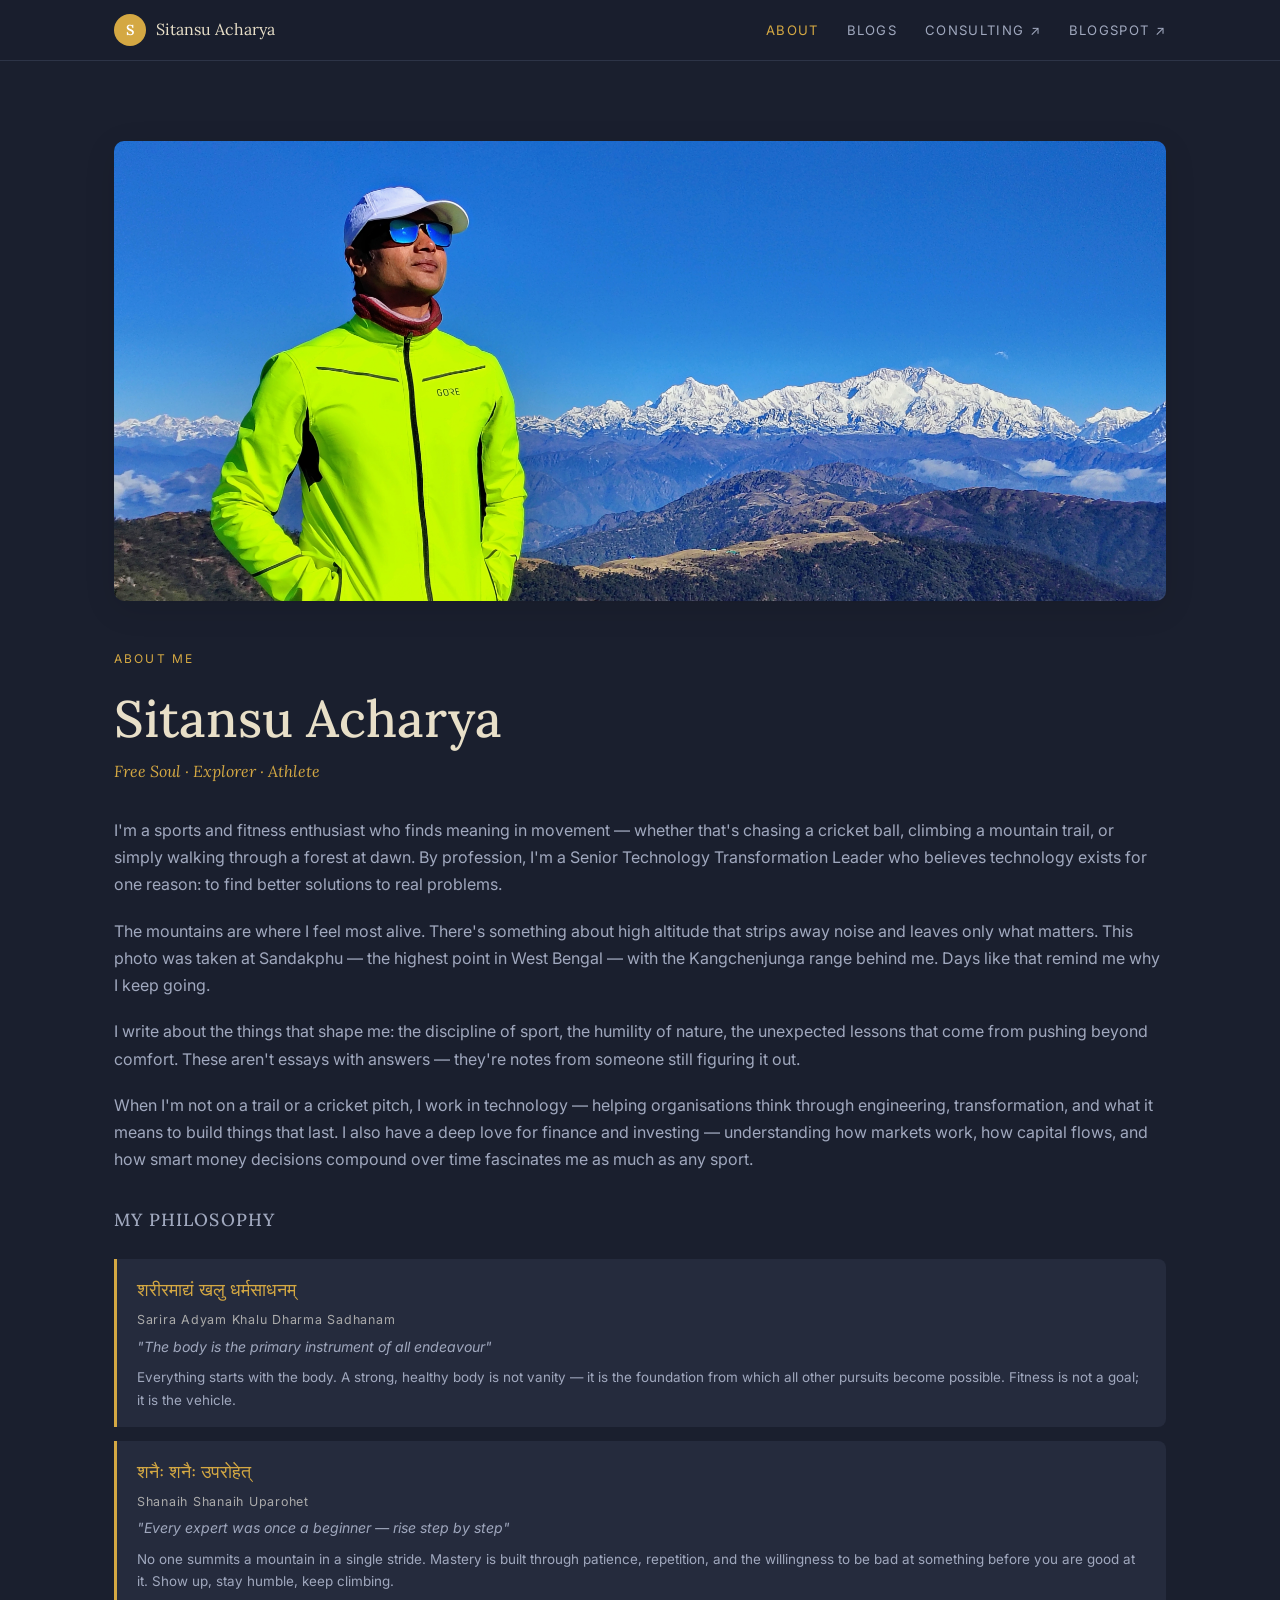
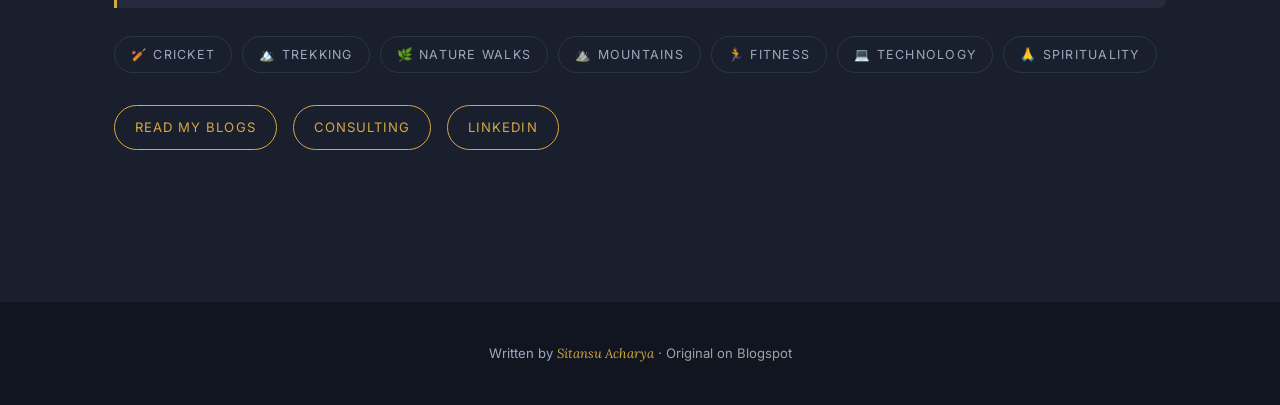
<file: index.html>
<!DOCTYPE html>
<html lang="en">
<head>
  <meta charset="UTF-8" />
  <meta name="viewport" content="width=device-width, initial-scale=1.0" />
  <title>Sitansu Acharya — Free Soul · Explorer · Athlete</title>
  <meta name="description" content="Sitansu Acharya — sports & fitness enthusiast, trekker, nature lover, and technology professional." />
  <link rel="preconnect" href="https://fonts.googleapis.com" />
  <link rel="preconnect" href="https://fonts.gstatic.com" crossorigin />
  <link href="https://fonts.googleapis.com/css2?family=Lora:ital,wght@0,400;0,500;1,400&family=Inter:wght@300;400;500&display=swap" rel="stylesheet" />
  <link rel="stylesheet" href="style.css" />
  <style>
    .about-grid {
      display: grid;
      grid-template-columns: 1fr;
      gap: 48px;
      align-items: start;
    }
    .about-photo {
      width: 100%;
      border-radius: 10px;
      object-fit: cover;
      object-position: center 20%;
      aspect-ratio: 16/7;
      box-shadow: 0 8px 32px rgba(0,0,0,.10);
    }
    .about-text .eyebrow {
      display: block;
      font-size: .75rem; letter-spacing: .18em; text-transform: uppercase;
      color: var(--saffron); margin-bottom: 16px;
    }
    .about-text h1 { margin-bottom: 8px; }
    .about-text .tagline {
      font-size: 1rem; color: var(--saffron);
      font-family: 'Lora', serif; font-style: italic;
      margin-bottom: 32px; display: block;
    }
    .interests {
      display: flex; flex-wrap: wrap; gap: 10px; margin: 28px 0;
    }
    .interest-tag {
      padding: 7px 16px;
      border: 1px solid var(--line);
      border-radius: 999px;
      font-size: .78rem; letter-spacing: .1em; text-transform: uppercase;
      color: var(--ink-soft);
    }
    .social-links { display: flex; gap: 16px; margin-top: 32px; flex-wrap: wrap; }
    .social-link {
      display: inline-flex; align-items: center; gap: 8px;
      padding: 10px 20px;
      border: 1px solid var(--saffron);
      border-radius: 999px;
      color: var(--saffron);
      font-size: .82rem; letter-spacing: .08em; text-transform: uppercase;
      text-decoration: none;
      transition: background .2s, color .2s;
    }
    .social-link:hover {
      background: var(--saffron); color: #fff; text-decoration: none;
    }
    .mottos {
      display: flex; flex-direction: column; gap: 14px;
      margin: 28px 0;
    }
    .motto-card {
      display: flex; flex-direction: column;
      padding: 16px 20px;
      background: var(--cream-deep);
      border-left: 3px solid var(--saffron);
      border-radius: 0 8px 8px 0;
    }
    .sanskrit {
      font-family: 'Lora', serif;
      font-size: 1.1rem;
      color: var(--saffron);
      margin-bottom: 4px;
    }
    .motto-transliteration {
      font-size: .78rem;
      color: #aaa;
      letter-spacing: .06em;
      margin-bottom: 4px;
    }
    .motto-text {
      font-size: .88rem;
      color: var(--ink-soft);
      font-style: italic;
      margin-bottom: 8px;
    }
    .motto-context {
      font-size: .84rem;
      color: var(--ink-soft);
      line-height: 1.65;
    }
  </style>
  <!-- Google Analytics -->
  <script async src="https://www.googletagmanager.com/gtag/js?id=G-XXXXXXXXXX"></script>
  <script>
    window.dataLayer = window.dataLayer || [];
    function gtag(){dataLayer.push(arguments);}
    gtag('js', new Date());
    gtag('config', 'G-XXXXXXXXXX');
  </script>
</head>
<body>

  <!-- NAV -->
  <nav class="site-nav">
    <div class="nav-inner">
      <a href="index.html" class="brand">
        <span class="brand-mark">S</span>
        <span>Sitansu Acharya</span>
      </a>
      <ul class="nav-links">
        <li><a href="index.html" class="active">About</a></li>
        <li><a href="blogs.html">Blogs</a></li>
        <li><a href="https://sitansua.github.io/tech-consulting/#about" target="_blank" rel="noopener">Consulting ↗</a></li>
        <li><a href="https://sitansu-acharya-free-soul.blogspot.com/" target="_blank" rel="noopener">Blogspot ↗</a></li>
      </ul>
    </div>
  </nav>

  <!-- ABOUT -->
  <section style="padding-top: 80px;">
    <div class="container-wide">
      <div class="about-grid">

        <div>
          <img class="about-photo" src="about/IMG_20251114_090549690_HDR_AE.jpg" alt="Sitansu Acharya — trekking in the Himalayas" />
        </div>

        <div class="about-text">
          <span class="eyebrow">About me</span>
          <h1>Sitansu Acharya</h1>
          <span class="tagline">Free Soul · Explorer · Athlete</span>

          <p>I'm a sports and fitness enthusiast who finds meaning in movement — whether that's chasing a cricket ball, climbing a mountain trail, or simply walking through a forest at dawn. By profession, I'm a Senior Technology Transformation Leader who believes technology exists for one reason: to find better solutions to real problems.</p>

          <p>The mountains are where I feel most alive. There's something about high altitude that strips away noise and leaves only what matters. This photo was taken at Sandakphu — the highest point in West Bengal — with the Kangchenjunga range behind me. Days like that remind me why I keep going.</p>

          <p>I write about the things that shape me: the discipline of sport, the humility of nature, the unexpected lessons that come from pushing beyond comfort. These aren't essays with answers — they're notes from someone still figuring it out.</p>

          <p>When I'm not on a trail or a cricket pitch, I work in technology — helping organisations think through engineering, transformation, and what it means to build things that last. I also have a deep love for finance and investing — understanding how markets work, how capital flows, and how smart money decisions compound over time fascinates me as much as any sport.</p>

          <!-- PHILOSOPHY -->
          <h3 style="margin: 36px 0 20px; font-size: 1.1rem; letter-spacing: .06em; text-transform: uppercase; color: var(--ink-soft);">My Philosophy</h3>

          <div class="mottos">
            <div class="motto-card">
              <span class="sanskrit">शरीरमाद्यं खलु धर्मसाधनम्</span>
              <span class="motto-transliteration">Sarira Adyam Khalu Dharma Sadhanam</span>
              <span class="motto-text">"The body is the primary instrument of all endeavour"</span>
              <span class="motto-context">Everything starts with the body. A strong, healthy body is not vanity — it is the foundation from which all other pursuits become possible. Fitness is not a goal; it is the vehicle.</span>
            </div>
            <div class="motto-card">
              <span class="sanskrit">शनैः शनैः उपरोहेत्</span>
              <span class="motto-transliteration">Shanaih Shanaih Uparohet</span>
              <span class="motto-text">"Every expert was once a beginner — rise step by step"</span>
              <span class="motto-context">No one summits a mountain in a single stride. Mastery is built through patience, repetition, and the willingness to be bad at something before you are good at it. Show up, stay humble, keep climbing.</span>
            </div>
          </div>

          <div class="interests">
            <span class="interest-tag">🏏 Cricket</span>
            <span class="interest-tag">🏔️ Trekking</span>
            <span class="interest-tag">🌿 Nature Walks</span>
            <span class="interest-tag">⛰️ Mountains</span>
            <span class="interest-tag">🏃 Fitness</span>
            <span class="interest-tag">💻 Technology</span>
            <span class="interest-tag">🙏 Spirituality</span>
          </div>

          <div class="social-links">
            <a href="blogs.html" class="social-link">Read my blogs</a>
            <a href="https://sitansua.github.io/tech-consulting/#about" class="social-link" target="_blank" rel="noopener">Consulting</a>
            <a href="https://www.linkedin.com/in/sitansu-s-acharya/" class="social-link" target="_blank" rel="noopener">LinkedIn</a>
          </div>
        </div>

      </div>
    </div>
  </section>

  <!-- FOOTER -->
  <footer class="site-footer" style="margin-top: 80px;">
    <div class="container">
      <p>Written by <span class="footer-name">Sitansu Acharya</span> · <a href="https://sitansu-acharya-free-soul.blogspot.com/" target="_blank" rel="noopener">Original on Blogspot</a></p>
    </div>
  </footer>

</body>
</html>
</file>
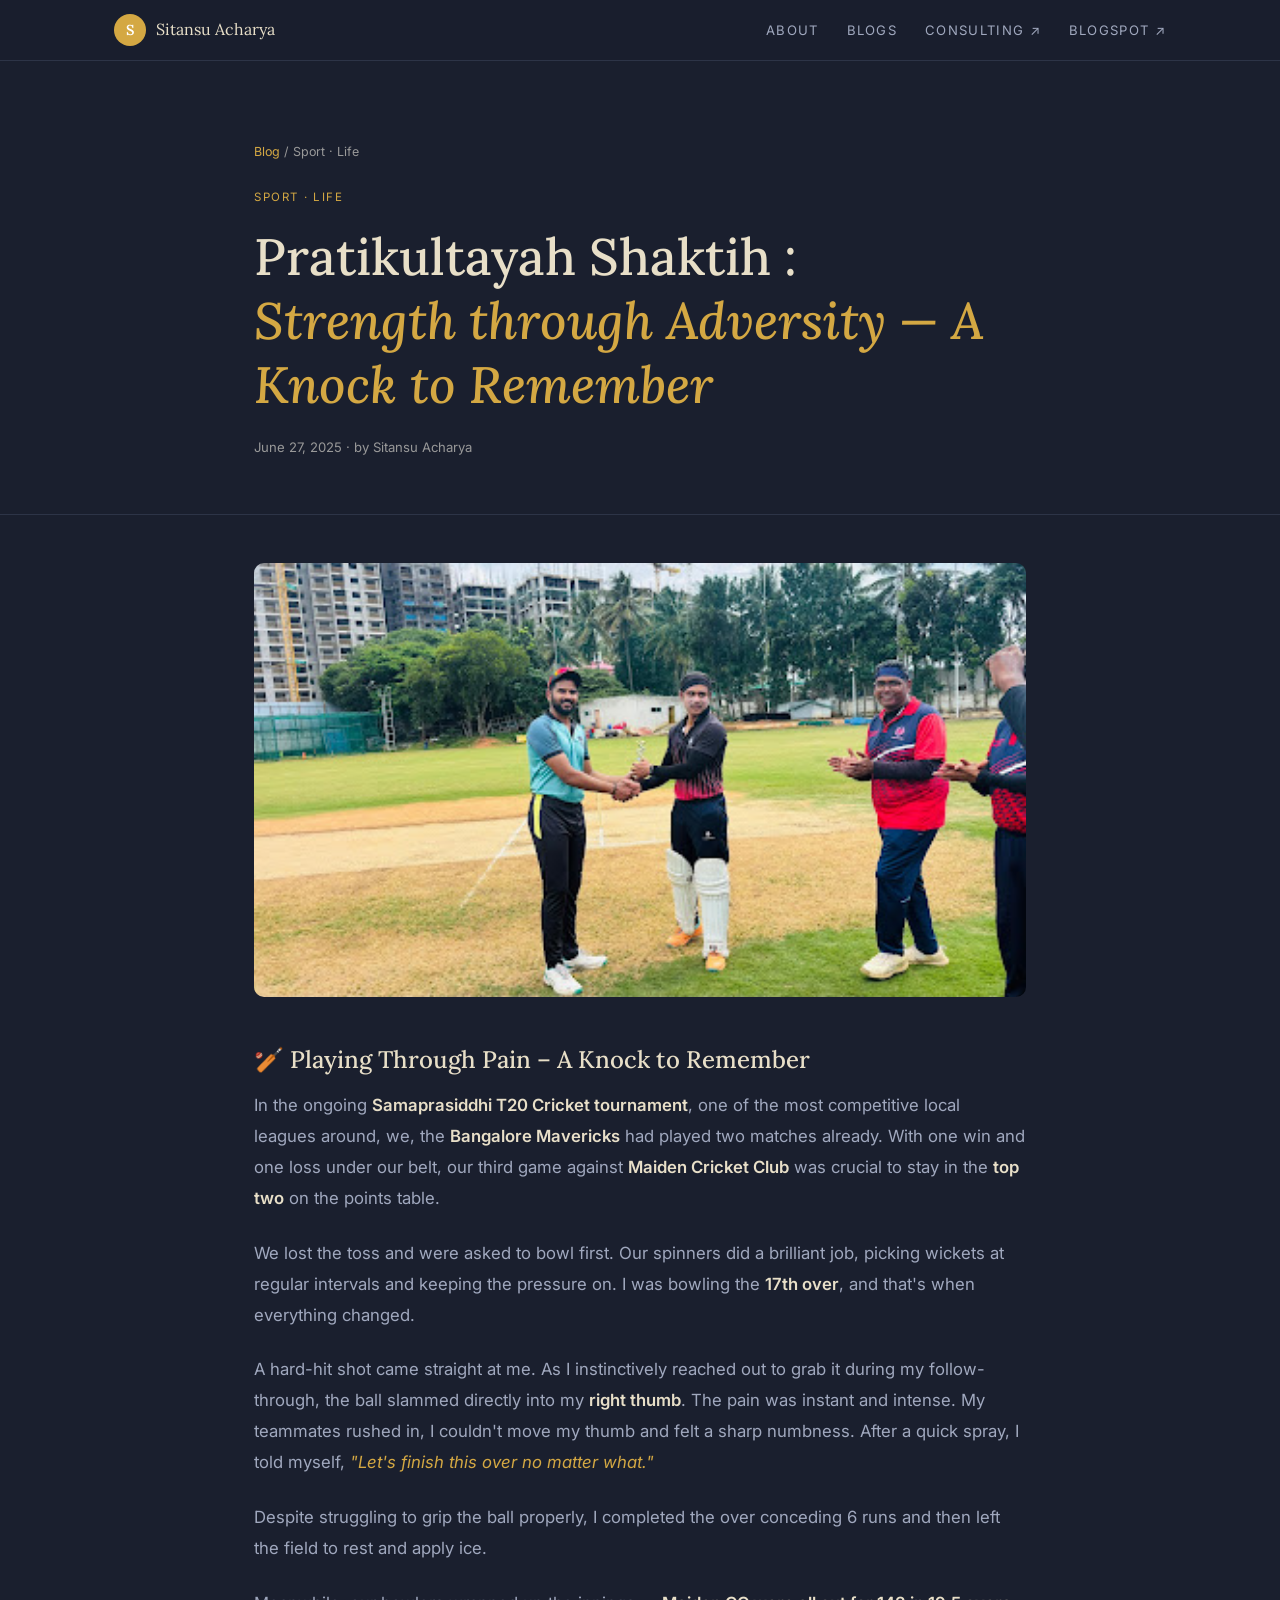
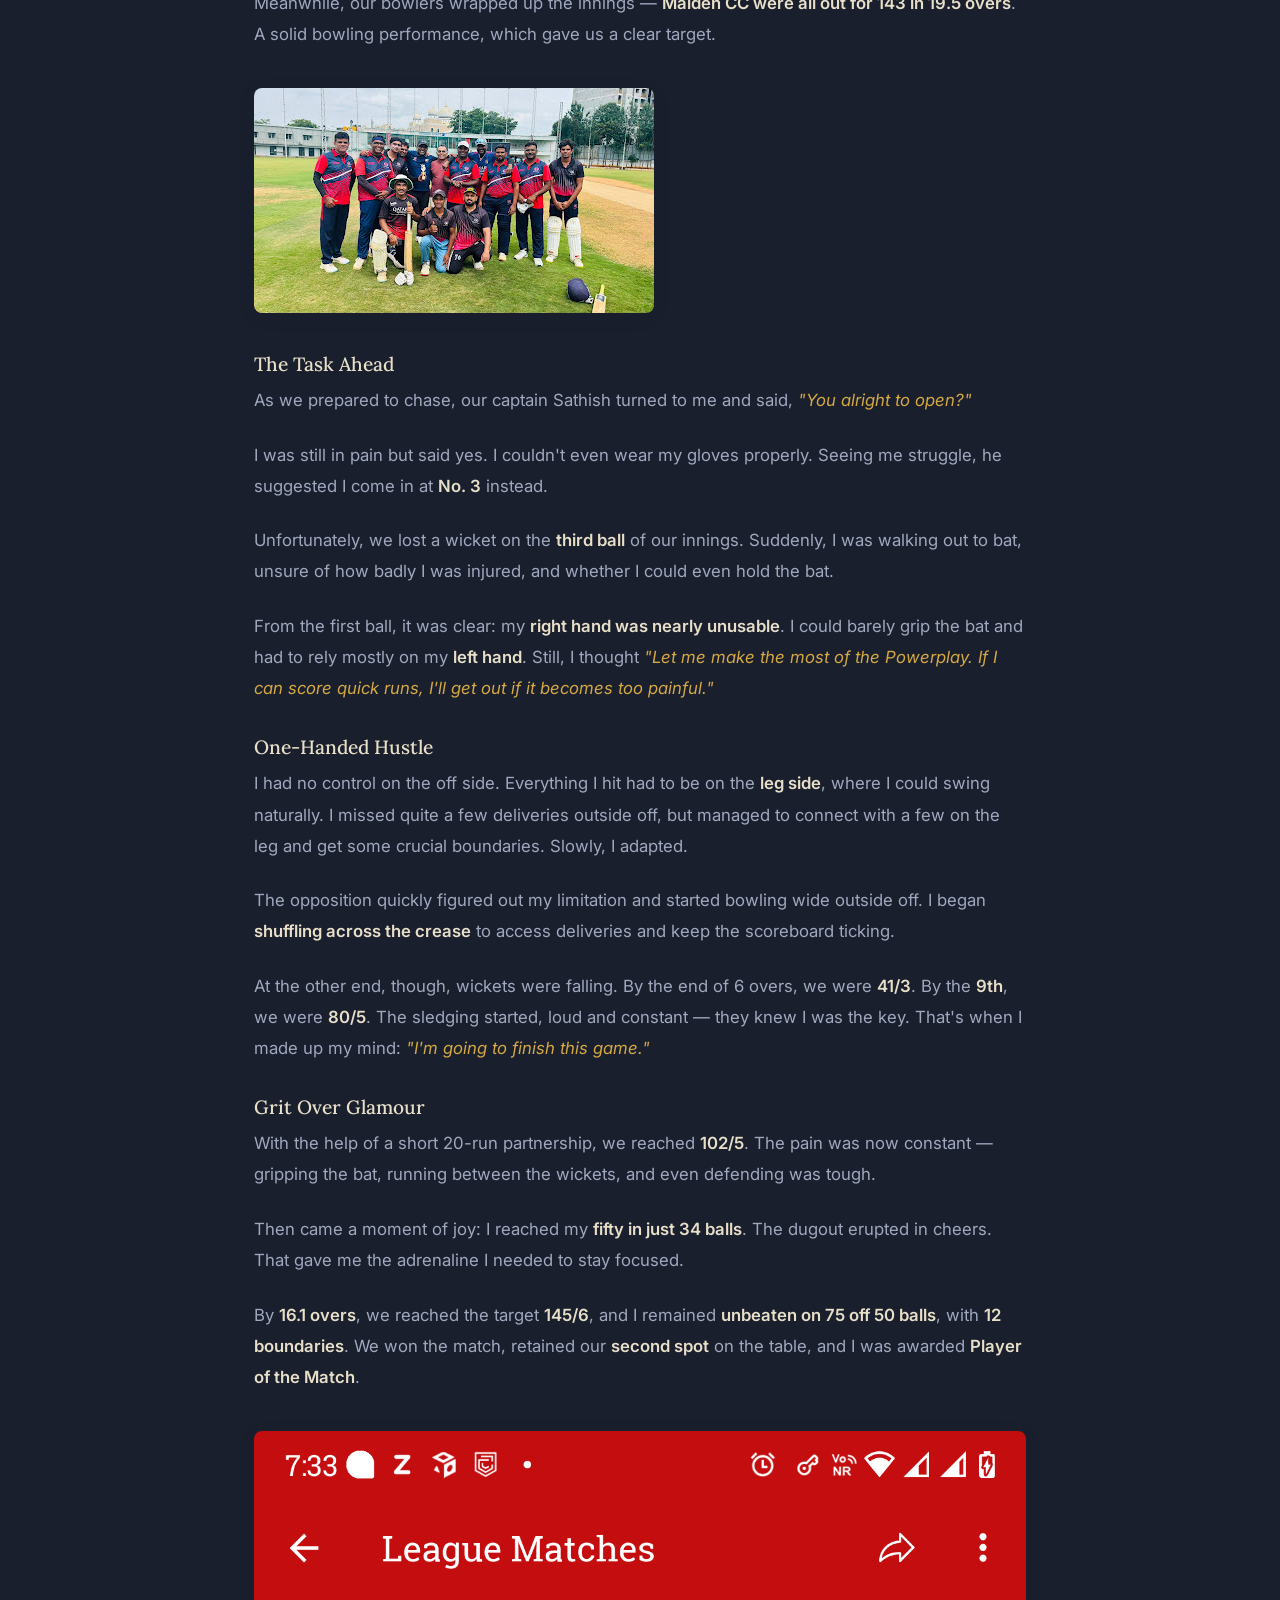
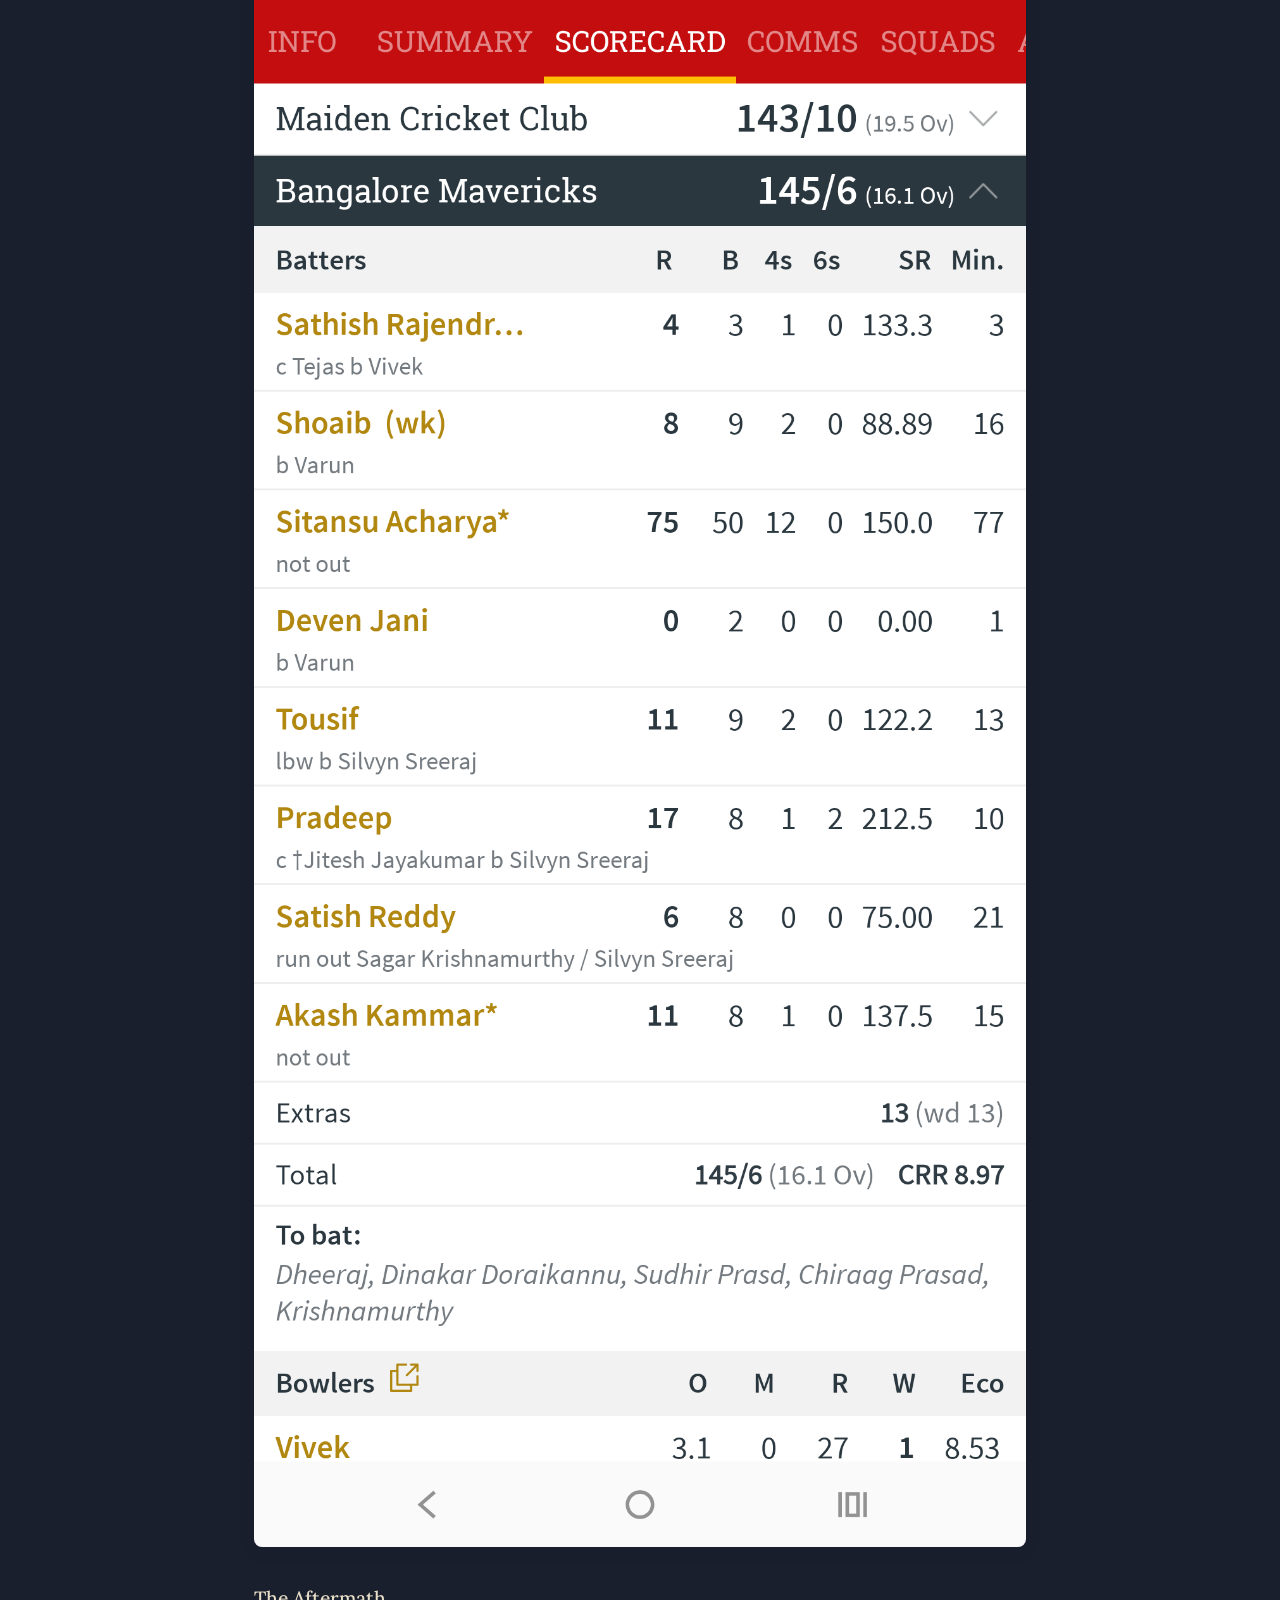
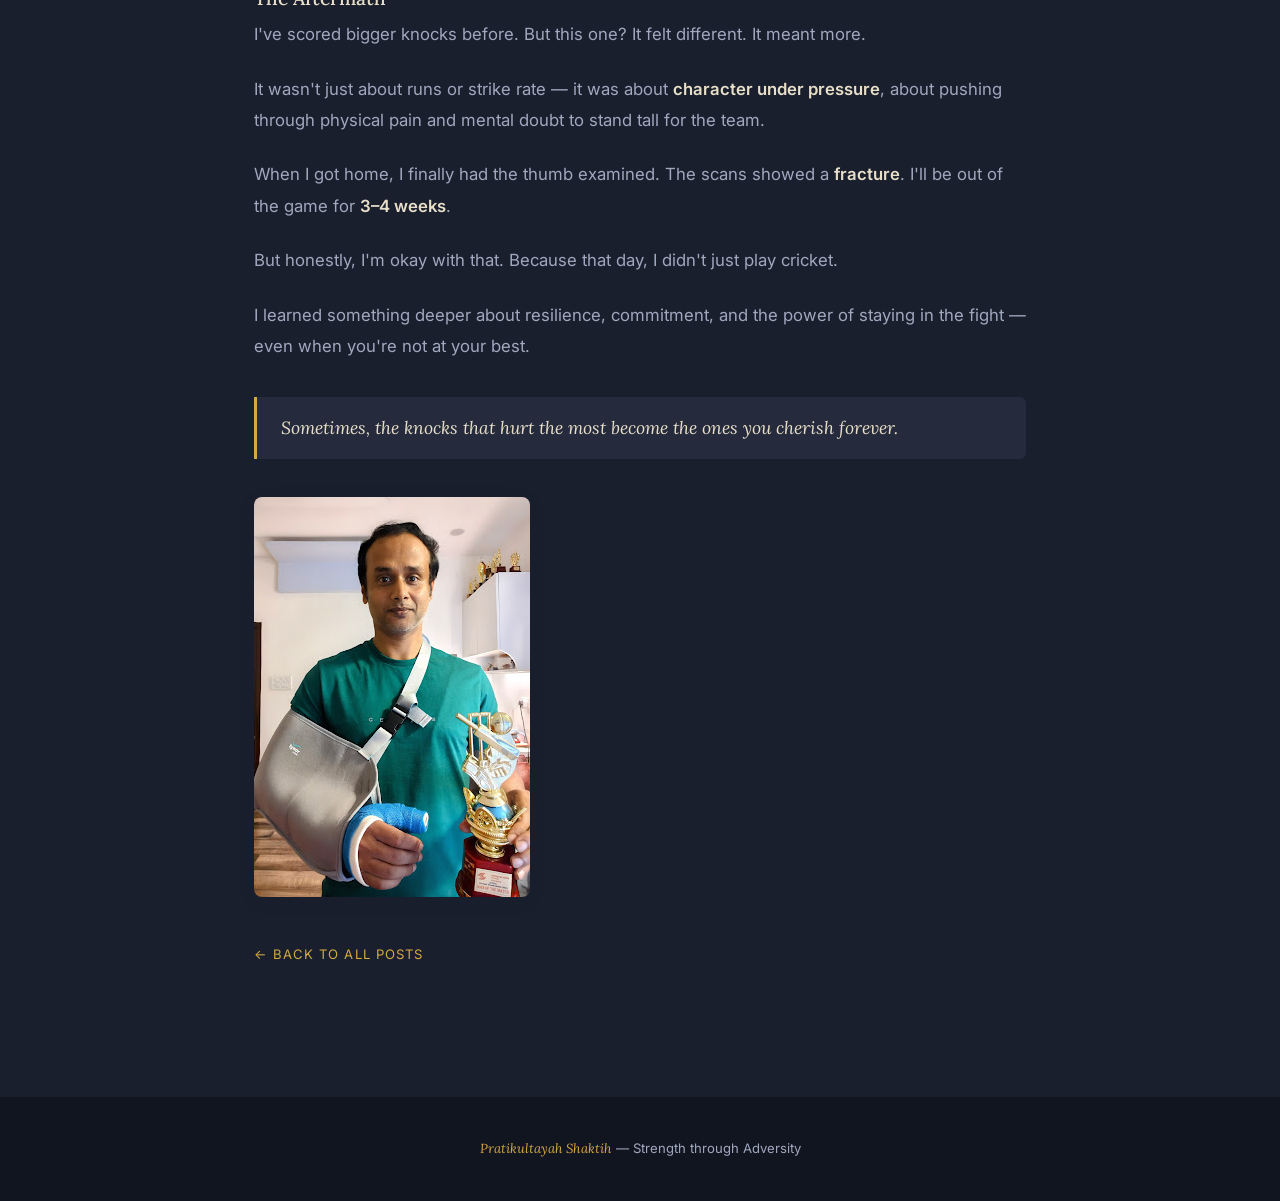
<file: cricket/index.html>
<!DOCTYPE html>
<html lang="en">
<head>
  <meta charset="UTF-8" />
  <meta name="viewport" content="width=device-width, initial-scale=1.0" />
  <title>Pratikultayah Shaktih : Strength through Adversity — Sitansu Acharya</title>
  <meta name="description" content="Playing Through Pain – A Knock to Remember. Playing 75* off 50 balls with a fractured thumb in the Samaprasiddhi T20 tournament." />
  <link rel="preconnect" href="https://fonts.googleapis.com" />
  <link rel="preconnect" href="https://fonts.gstatic.com" crossorigin />
  <link href="https://fonts.googleapis.com/css2?family=Lora:ital,wght@0,400;0,500;1,400&family=Inter:wght@300;400;500&display=swap" rel="stylesheet" />
  <link rel="stylesheet" href="../style.css" />
  <!-- Google Analytics -->
  <script async src="https://www.googletagmanager.com/gtag/js?id=G-XXXXXXXXXX"></script>
  <script>
    window.dataLayer = window.dataLayer || [];
    function gtag(){dataLayer.push(arguments);}
    gtag('js', new Date());
    gtag('config', 'G-XXXXXXXXXX');
  </script>
</head>
<body>

  <!-- NAV -->
  <nav class="site-nav">
    <div class="nav-inner">
      <a href="../index.html" class="brand">
        <span class="brand-mark">S</span>
        <span>Sitansu Acharya</span>
      </a>
      <ul class="nav-links">
        <li><a href="../index.html">About</a></li>
        <li><a href="../blogs.html">Blogs</a></li>
        <li><a href="https://sitansua.github.io/tech-consulting/#about" target="_blank" rel="noopener">Consulting ↗</a></li>
        <li><a href="https://sitansu-acharya-free-soul.blogspot.com/" target="_blank" rel="noopener">Blogspot ↗</a></li>
      </ul>
    </div>
  </nav>

  <!-- POST HEADER -->
  <section class="post-header">
    <div class="container">
      <div class="breadcrumb"><a href="../blogs.html">Blog</a> / <span>Sport · Life</span></div>
      <span class="tag">Sport · Life</span>
      <h1>Pratikultayah Shaktih :<br/><em>Strength through Adversity — A Knock to Remember</em></h1>
      <div class="post-meta">June 27, 2025 · by Sitansu Acharya</div>
    </div>
  </section>

  <!-- POST BODY -->
  <article class="post-body">
    <div class="container">

      <img class="post-hero-img" src="IMG-20250621-WA0029-Award.jpg" alt="Bangalore Mavericks — Player of the Match" />

      <h2>🏏 Playing Through Pain – A Knock to Remember</h2>

      <p>In the ongoing <strong>Samaprasiddhi T20 Cricket tournament</strong>, one of the most competitive local leagues around, we, the <strong>Bangalore Mavericks</strong> had played two matches already. With one win and one loss under our belt, our third game against <strong>Maiden Cricket Club</strong> was crucial to stay in the <strong>top two</strong> on the points table.</p>

      <p>We lost the toss and were asked to bowl first. Our spinners did a brilliant job, picking wickets at regular intervals and keeping the pressure on. I was bowling the <strong>17th over</strong>, and that's when everything changed.</p>

      <p>A hard-hit shot came straight at me. As I instinctively reached out to grab it during my follow-through, the ball slammed directly into my <strong>right thumb</strong>. The pain was instant and intense. My teammates rushed in, I couldn't move my thumb and felt a sharp numbness. After a quick spray, I told myself, <em>"Let's finish this over no matter what."</em></p>

      <p>Despite struggling to grip the ball properly, I completed the over conceding 6 runs and then left the field to rest and apply ice.</p>

      <p>Meanwhile, our bowlers wrapped up the innings — <strong>Maiden CC were all out for 143 in 19.5 overs</strong>. A solid bowling performance, which gave us a clear target.</p>

      <img class="post-img" src="IMG-20250621-WA0036-team.jpg" alt="Bangalore Mavericks team" />

      <h3>The Task Ahead</h3>

      <p>As we prepared to chase, our captain Sathish turned to me and said, <em>"You alright to open?"</em></p>

      <p>I was still in pain but said yes. I couldn't even wear my gloves properly. Seeing me struggle, he suggested I come in at <strong>No. 3</strong> instead.</p>

      <p>Unfortunately, we lost a wicket on the <strong>third ball</strong> of our innings. Suddenly, I was walking out to bat, unsure of how badly I was injured, and whether I could even hold the bat.</p>

      <p>From the first ball, it was clear: my <strong>right hand was nearly unusable</strong>. I could barely grip the bat and had to rely mostly on my <strong>left hand</strong>. Still, I thought <em>"Let me make the most of the Powerplay. If I can score quick runs, I'll get out if it becomes too painful."</em></p>

      <h3>One-Handed Hustle</h3>

      <p>I had no control on the off side. Everything I hit had to be on the <strong>leg side</strong>, where I could swing naturally. I missed quite a few deliveries outside off, but managed to connect with a few on the leg and get some crucial boundaries. Slowly, I adapted.</p>

      <p>The opposition quickly figured out my limitation and started bowling wide outside off. I began <strong>shuffling across the crease</strong> to access deliveries and keep the scoreboard ticking.</p>

      <p>At the other end, though, wickets were falling. By the end of 6 overs, we were <strong>41/3</strong>. By the <strong>9th</strong>, we were <strong>80/5</strong>. The sledging started, loud and constant — they knew I was the key. That's when I made up my mind: <em>"I'm going to finish this game."</em></p>

      <h3>Grit Over Glamour</h3>

      <p>With the help of a short 20-run partnership, we reached <strong>102/5</strong>. The pain was now constant — gripping the bat, running between the wickets, and even defending was tough.</p>

      <p>Then came a moment of joy: I reached my <strong>fifty in just 34 balls</strong>. The dugout erupted in cheers. That gave me the adrenaline I needed to stay focused.</p>

      <p>By <strong>16.1 overs</strong>, we reached the target <strong>145/6</strong>, and I remained <strong>unbeaten on 75 off 50 balls</strong>, with <strong>12 boundaries</strong>. We won the match, retained our <strong>second spot</strong> on the table, and I was awarded <strong>Player of the Match</strong>.</p>

      <img class="post-img" src="Screenshot_20250627-193333.CricHeroes.png" alt="CricHeroes scorecard — 75* off 50 balls" />

      <h3>The Aftermath</h3>

      <p>I've scored bigger knocks before. But this one? It felt different. It meant more.</p>

      <p>It wasn't just about runs or strike rate — it was about <strong>character under pressure</strong>, about pushing through physical pain and mental doubt to stand tall for the team.

      <p>When I got home, I finally had the thumb examined. The scans showed a <strong>fracture</strong>. I'll be out of the game for <strong>3–4 weeks</strong>.</p>

      <p>But honestly, I'm okay with that. Because that day, I didn't just play cricket.</p>

      <p>I learned something deeper about resilience, commitment, and the power of staying in the fight — even when you're not at your best.</p>

      <blockquote>Sometimes, the knocks that hurt the most become the ones you cherish forever.</blockquote>

      <img class="post-img" src="IMG_20250623_185757979_HDR-Injury.jpg" alt="Fractured thumb — aftermath" />

      <p style="margin-top: 2.4em;"><a href="../blogs.html" class="back-link">← Back to all posts</a></p>

    </div>
  </article>

  <!-- FOOTER -->
  <footer class="site-footer">
    <div class="container">
      <p><span class="footer-name">Pratikultayah Shaktih</span> — Strength through Adversity</p>
    </div>
  </footer>

</body>
</html>
</file>
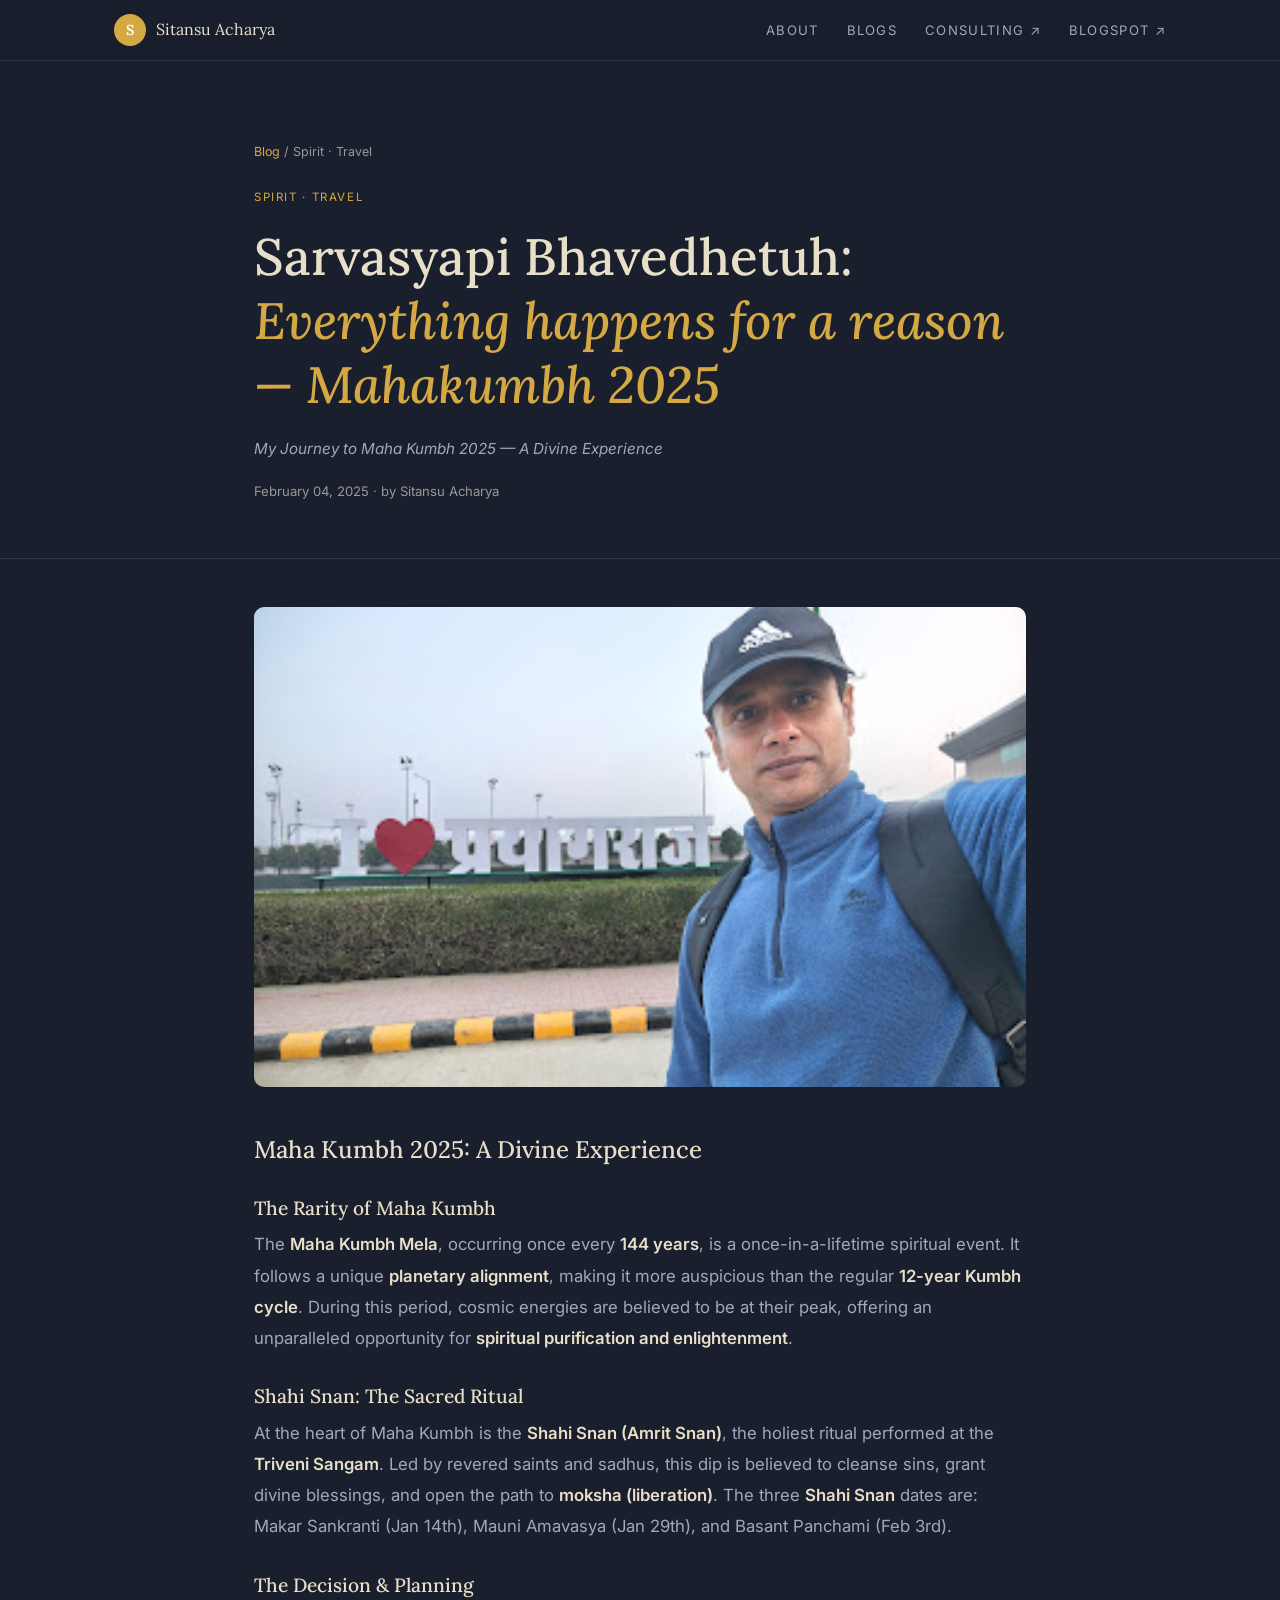
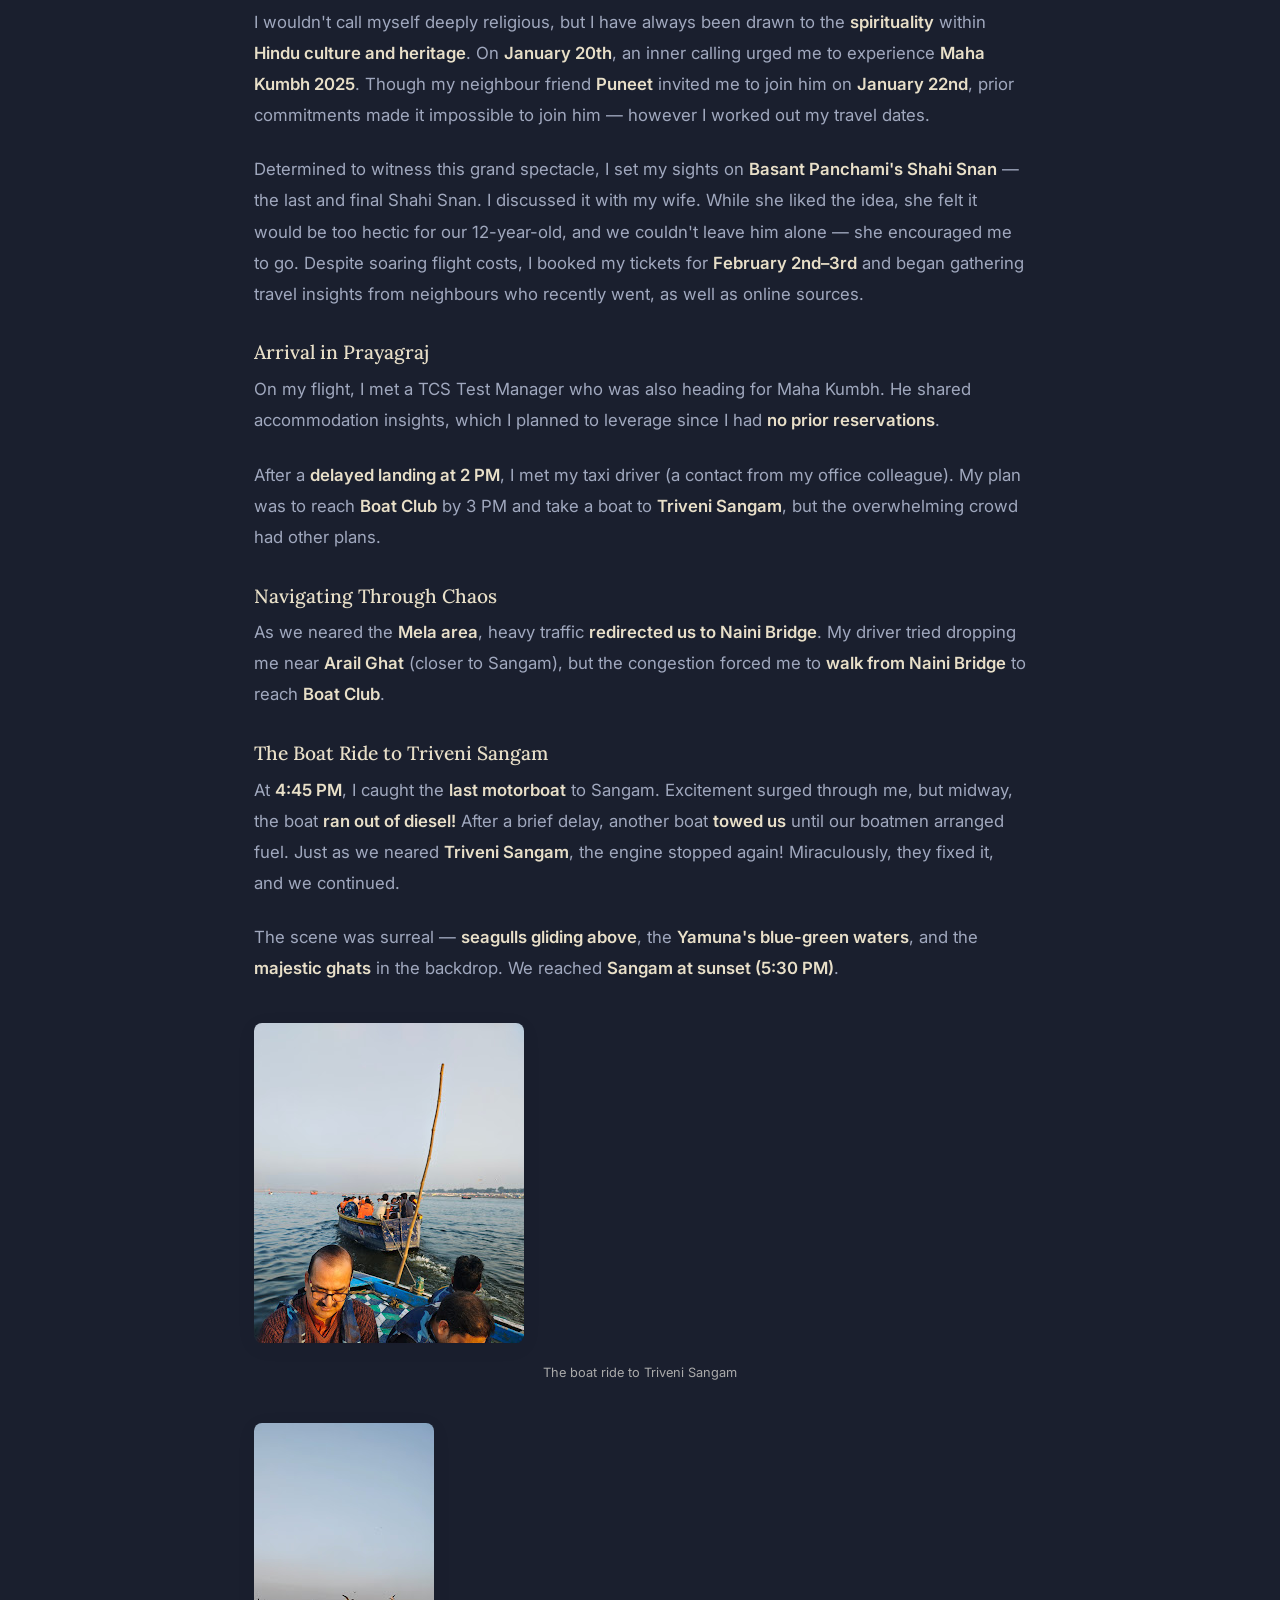
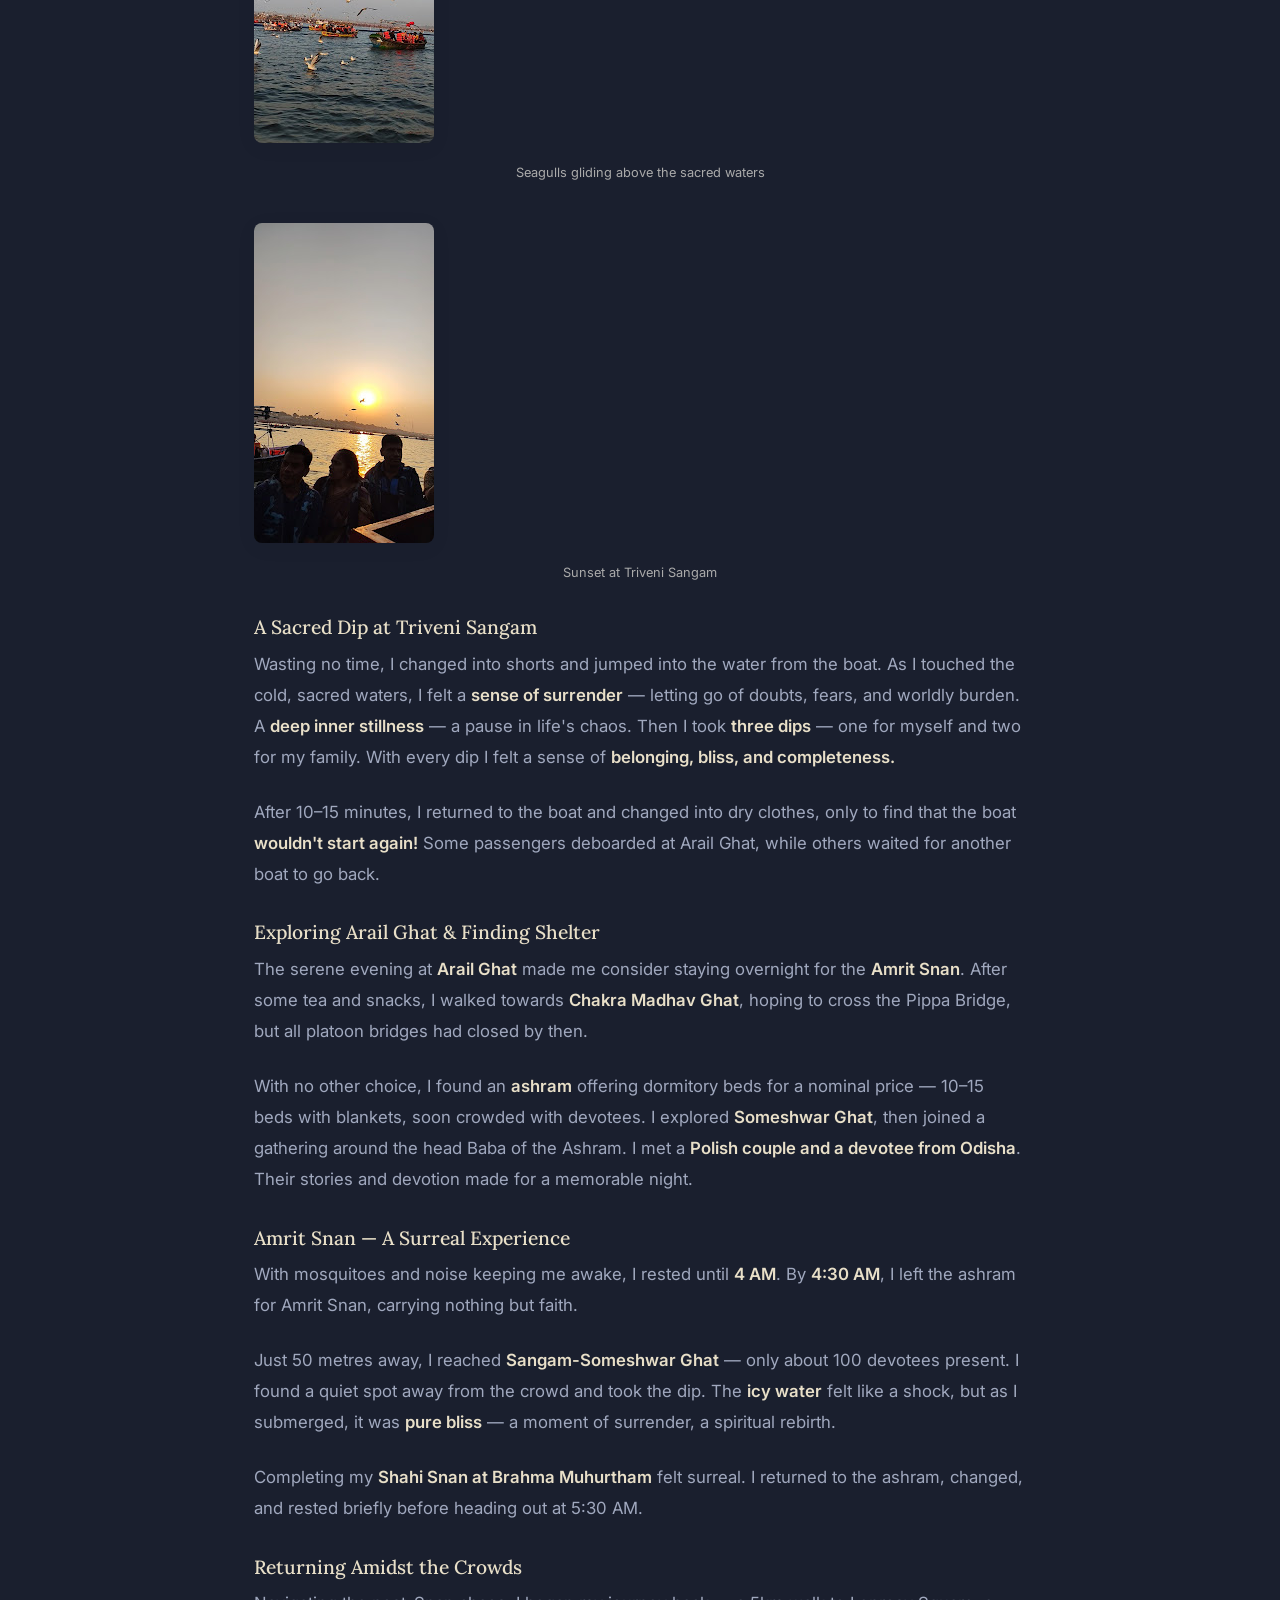
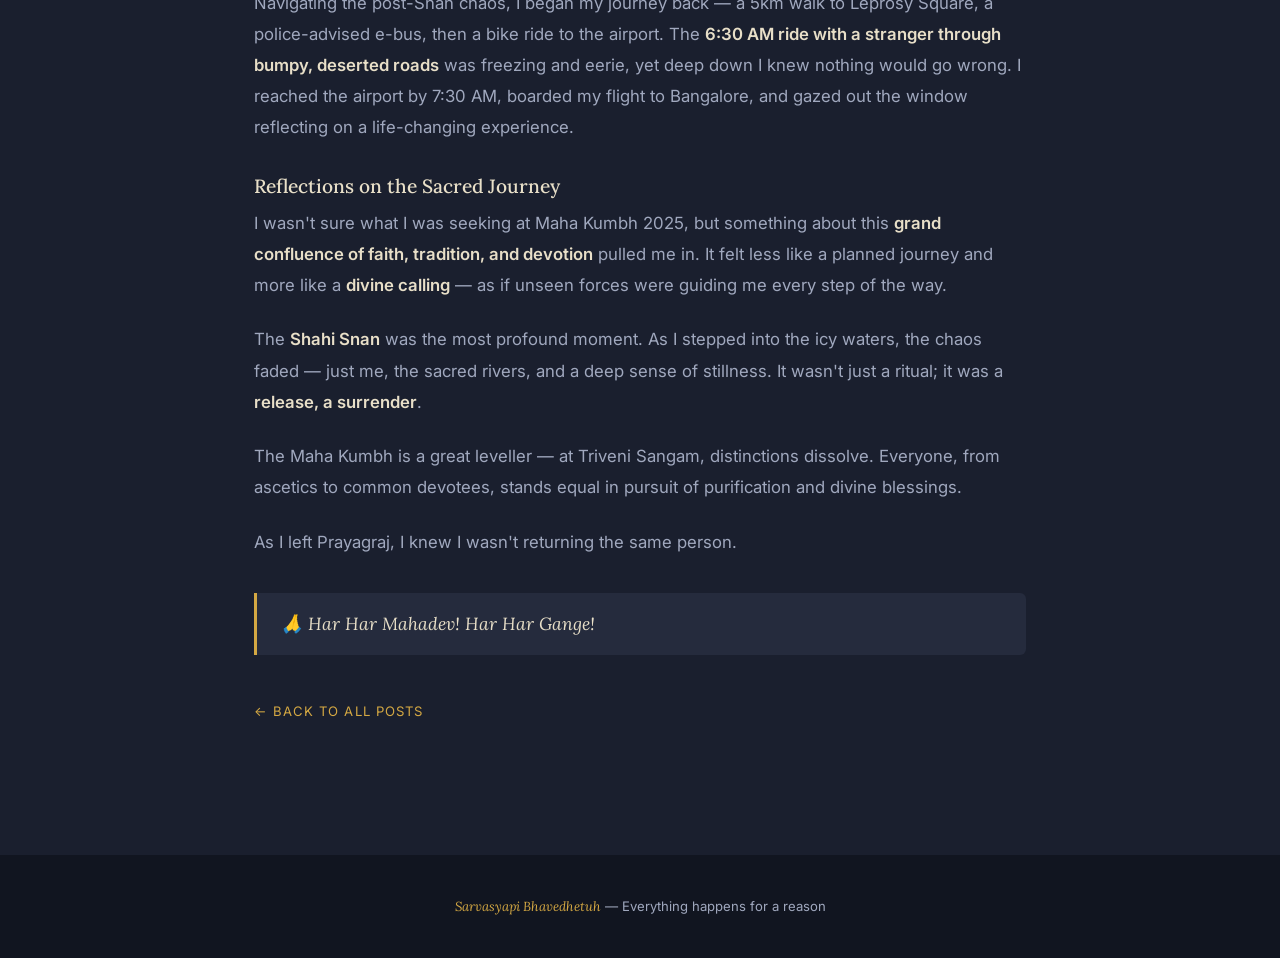
<file: mahakumbh/index.html>
<!DOCTYPE html>
<html lang="en">
<head>
  <meta charset="UTF-8" />
  <meta name="viewport" content="width=device-width, initial-scale=1.0" />
  <title>My Journey to Maha Kumbh 2025: A Divine Experience — Sitansu Acharya</title>
  <meta name="description" content="A personal account of the Maha Kumbh 2025 — the sacred dip at Triveni Sangam on Basant Panchami." />
  <link rel="preconnect" href="https://fonts.googleapis.com" />
  <link rel="preconnect" href="https://fonts.gstatic.com" crossorigin />
  <link href="https://fonts.googleapis.com/css2?family=Lora:ital,wght@0,400;0,500;1,400&family=Inter:wght@300;400;500&display=swap" rel="stylesheet" />
  <link rel="stylesheet" href="../style.css" />
  <!-- Google Analytics -->
  <script async src="https://www.googletagmanager.com/gtag/js?id=G-XXXXXXXXXX"></script>
  <script>
    window.dataLayer = window.dataLayer || [];
    function gtag(){dataLayer.push(arguments);}
    gtag('js', new Date());
    gtag('config', 'G-XXXXXXXXXX');
  </script>
</head>
<body>

  <!-- NAV -->
  <nav class="site-nav">
    <div class="nav-inner">
      <a href="../index.html" class="brand">
        <span class="brand-mark">S</span>
        <span>Sitansu Acharya</span>
      </a>
      <ul class="nav-links">
        <li><a href="../index.html">About</a></li>
        <li><a href="../blogs.html">Blogs</a></li>
        <li><a href="https://sitansua.github.io/tech-consulting/#about" target="_blank" rel="noopener">Consulting ↗</a></li>
        <li><a href="https://sitansu-acharya-free-soul.blogspot.com/" target="_blank" rel="noopener">Blogspot ↗</a></li>
      </ul>
    </div>
  </nav>

  <!-- POST HEADER -->
  <section class="post-header">
    <div class="container">
      <div class="breadcrumb"><a href="../blogs.html">Blog</a> / <span>Spirit · Travel</span></div>
      <span class="tag">Spirit · Travel</span>
      <h1>Sarvasyapi Bhavedhetuh:<br/><em>Everything happens for a reason — Mahakumbh 2025</em></h1>
      <p style="font-size:.95rem; color:var(--ink-soft); margin-top:8px; font-style:italic;">My Journey to Maha Kumbh 2025 — A Divine Experience</p>
      <div class="post-meta">February 04, 2025 · by Sitansu Acharya</div>
    </div>
  </section>

  <!-- POST BODY -->
  <article class="post-body">
    <div class="container">

      <img class="post-hero-img" src="IMG_20250203_070801038_HDR-Arrival.jpg" alt="Maha Kumbh 2025 — Triveni Sangam, Prayagraj" />

      <h2>Maha Kumbh 2025: A Divine Experience</h2>

      <h3>The Rarity of Maha Kumbh</h3>

      <p>The <strong>Maha Kumbh Mela</strong>, occurring once every <strong>144 years</strong>, is a once-in-a-lifetime spiritual event. It follows a unique <strong>planetary alignment</strong>, making it more auspicious than the regular <strong>12-year Kumbh cycle</strong>. During this period, cosmic energies are believed to be at their peak, offering an unparalleled opportunity for <strong>spiritual purification and enlightenment</strong>.</p>

      <h3>Shahi Snan: The Sacred Ritual</h3>

      <p>At the heart of Maha Kumbh is the <strong>Shahi Snan (Amrit Snan)</strong>, the holiest ritual performed at the <strong>Triveni Sangam</strong>. Led by revered saints and sadhus, this dip is believed to cleanse sins, grant divine blessings, and open the path to <strong>moksha (liberation)</strong>. The three <strong>Shahi Snan</strong> dates are: Makar Sankranti (Jan 14th), Mauni Amavasya (Jan 29th), and Basant Panchami (Feb 3rd).</p>

      <h3>The Decision & Planning</h3>

      <p>I wouldn't call myself deeply religious, but I have always been drawn to the <strong>spirituality</strong> within <strong>Hindu culture and heritage</strong>. On <strong>January 20th</strong>, an inner calling urged me to experience <strong>Maha Kumbh 2025</strong>. Though my neighbour friend <strong>Puneet</strong> invited me to join him on <strong>January 22nd</strong>, prior commitments made it impossible to join him — however I worked out my travel dates.</p>

      <p>Determined to witness this grand spectacle, I set my sights on <strong>Basant Panchami's Shahi Snan</strong> — the last and final Shahi Snan. I discussed it with my wife. While she liked the idea, she felt it would be too hectic for our 12-year-old, and we couldn't leave him alone — she encouraged me to go. Despite soaring flight costs, I booked my tickets for <strong>February 2nd–3rd</strong> and began gathering travel insights from neighbours who recently went, as well as online sources.</p>

      <h3>Arrival in Prayagraj</h3>

      <p>On my flight, I met a TCS Test Manager who was also heading for Maha Kumbh. He shared accommodation insights, which I planned to leverage since I had <strong>no prior reservations</strong>.</p>

      <p>After a <strong>delayed landing at 2 PM</strong>, I met my taxi driver (a contact from my office colleague). My plan was to reach <strong>Boat Club</strong> by 3 PM and take a boat to <strong>Triveni Sangam</strong>, but the overwhelming crowd had other plans.</p>

      <h3>Navigating Through Chaos</h3>

      <p>As we neared the <strong>Mela area</strong>, heavy traffic <strong>redirected us to Naini Bridge</strong>. My driver tried dropping me near <strong>Arail Ghat</strong> (closer to Sangam), but the congestion forced me to <strong>walk from Naini Bridge</strong> to reach <strong>Boat Club</strong>.</p>

      <h3>The Boat Ride to Triveni Sangam</h3>

      <p>At <strong>4:45 PM</strong>, I caught the <strong>last motorboat</strong> to Sangam. Excitement surged through me, but midway, the boat <strong>ran out of diesel!</strong> After a brief delay, another boat <strong>towed us</strong> until our boatmen arranged fuel. Just as we neared <strong>Triveni Sangam</strong>, the engine stopped again! Miraculously, they fixed it, and we continued.</p>

      <p>The scene was surreal — <strong>seagulls gliding above</strong>, the <strong>Yamuna's blue-green waters</strong>, and the <strong>majestic ghats</strong> in the backdrop. We reached <strong>Sangam at sunset (5:30 PM)</strong>.</p>

      <img class="post-img" src="IMG_20250202_165454572_HDR-Boatride.jpg" alt="Boat ride to Triveni Sangam" />
      <p class="caption">The boat ride to Triveni Sangam</p>

      <img class="post-img" src="VID_20250202_171015559_exported_4598-Bird.jpg" alt="Seagulls at the Sangam" />
      <p class="caption">Seagulls gliding above the sacred waters</p>

      <img class="post-img" src="VID_20250202_171015559_exported_9829-Sunset.jpg" alt="Sunset at Triveni Sangam" />
      <p class="caption">Sunset at Triveni Sangam</p>

      <h3>A Sacred Dip at Triveni Sangam</h3>

      <p>Wasting no time, I changed into shorts and jumped into the water from the boat. As I touched the cold, sacred waters, I felt a <strong>sense of surrender</strong> — letting go of doubts, fears, and worldly burden. A <strong>deep inner stillness</strong> — a pause in life's chaos. Then I took <strong>three dips</strong> — one for myself and two for my family. With every dip I felt a sense of <strong>belonging, bliss, and completeness.</strong></p>

      <p>After 10–15 minutes, I returned to the boat and changed into dry clothes, only to find that the boat <strong>wouldn't start again!</strong> Some passengers deboarded at Arail Ghat</strong>, while others waited for another boat to go back.

      <h3>Exploring Arail Ghat &amp; Finding Shelter</h3>

      <p>The serene evening at <strong>Arail Ghat</strong> made me consider staying overnight for the <strong>Amrit Snan</strong>. After some tea and snacks, I walked towards <strong>Chakra Madhav Ghat</strong>, hoping to cross the Pippa Bridge, but all platoon bridges had closed by then.</p>

      <p>With no other choice, I found an <strong>ashram</strong> offering dormitory beds for a nominal price — 10–15 beds with blankets, soon crowded with devotees. I explored <strong>Someshwar Ghat</strong>, then joined a gathering around the head Baba of the Ashram. I met a <strong>Polish couple and a devotee from Odisha</strong>. Their stories and devotion made for a memorable night.</p>

      <h3>Amrit Snan — A Surreal Experience</h3>

      <p>With mosquitoes and noise keeping me awake, I rested until <strong>4 AM</strong>. By <strong>4:30 AM</strong>, I left the ashram for Amrit Snan, carrying nothing but faith.</p>

      <p>Just 50 metres away, I reached <strong>Sangam-Someshwar Ghat</strong> — only about 100 devotees present. I found a quiet spot away from the crowd and took the dip. The <strong>icy water</strong> felt like a shock, but as I submerged, it was <strong>pure bliss</strong> — a moment of surrender, a spiritual rebirth.</p>

      <p>Completing my <strong>Shahi Snan at Brahma Muhurtham</strong> felt surreal. I returned to the ashram, changed, and rested briefly before heading out at 5:30 AM.</p>

      <h3>Returning Amidst the Crowds</h3>

      <p>Navigating the post-Snan chaos, I began my journey back — a 5km walk to Leprosy Square, a police-advised e-bus, then a bike ride to the airport. The <strong>6:30 AM ride with a stranger through bumpy, deserted roads</strong> was freezing and eerie, yet deep down I knew nothing would go wrong. I reached the airport by 7:30 AM, boarded my flight to Bangalore, and gazed out the window reflecting on a life-changing experience.</p>

      <h3>Reflections on the Sacred Journey</h3>

      <p>I wasn't sure what I was seeking at Maha Kumbh 2025, but something about this <strong>grand confluence of faith, tradition, and devotion</strong> pulled me in. It felt less like a planned journey and more like a <strong>divine calling</strong> — as if unseen forces were guiding me every step of the way.</p>

      <p>The <strong>Shahi Snan</strong> was the most profound moment. As I stepped into the icy waters, the chaos faded — just me, the sacred rivers, and a deep sense of stillness. It wasn't just a ritual; it was a <strong>release, a surrender</strong>.</p>

      <p>The Maha Kumbh is a great leveller — at Triveni Sangam, distinctions dissolve. Everyone, from ascetics to common devotees, stands equal in pursuit of purification and divine blessings.</p>

      <p>As I left Prayagraj, I knew I wasn't returning the same person.</p>

      <blockquote>🙏 Har Har Mahadev! Har Har Gange!</blockquote>

      <p style="margin-top: 2.4em;"><a href="../blogs.html" class="back-link">← Back to all posts</a></p>

    </div>
  </article>

  <!-- FOOTER -->
  <footer class="site-footer">
    <div class="container">
      <p><span class="footer-name">Sarvasyapi Bhavedhetuh</span> — Everything happens for a reason</p>
    </div>
  </footer>

</body>
</html>
</file>
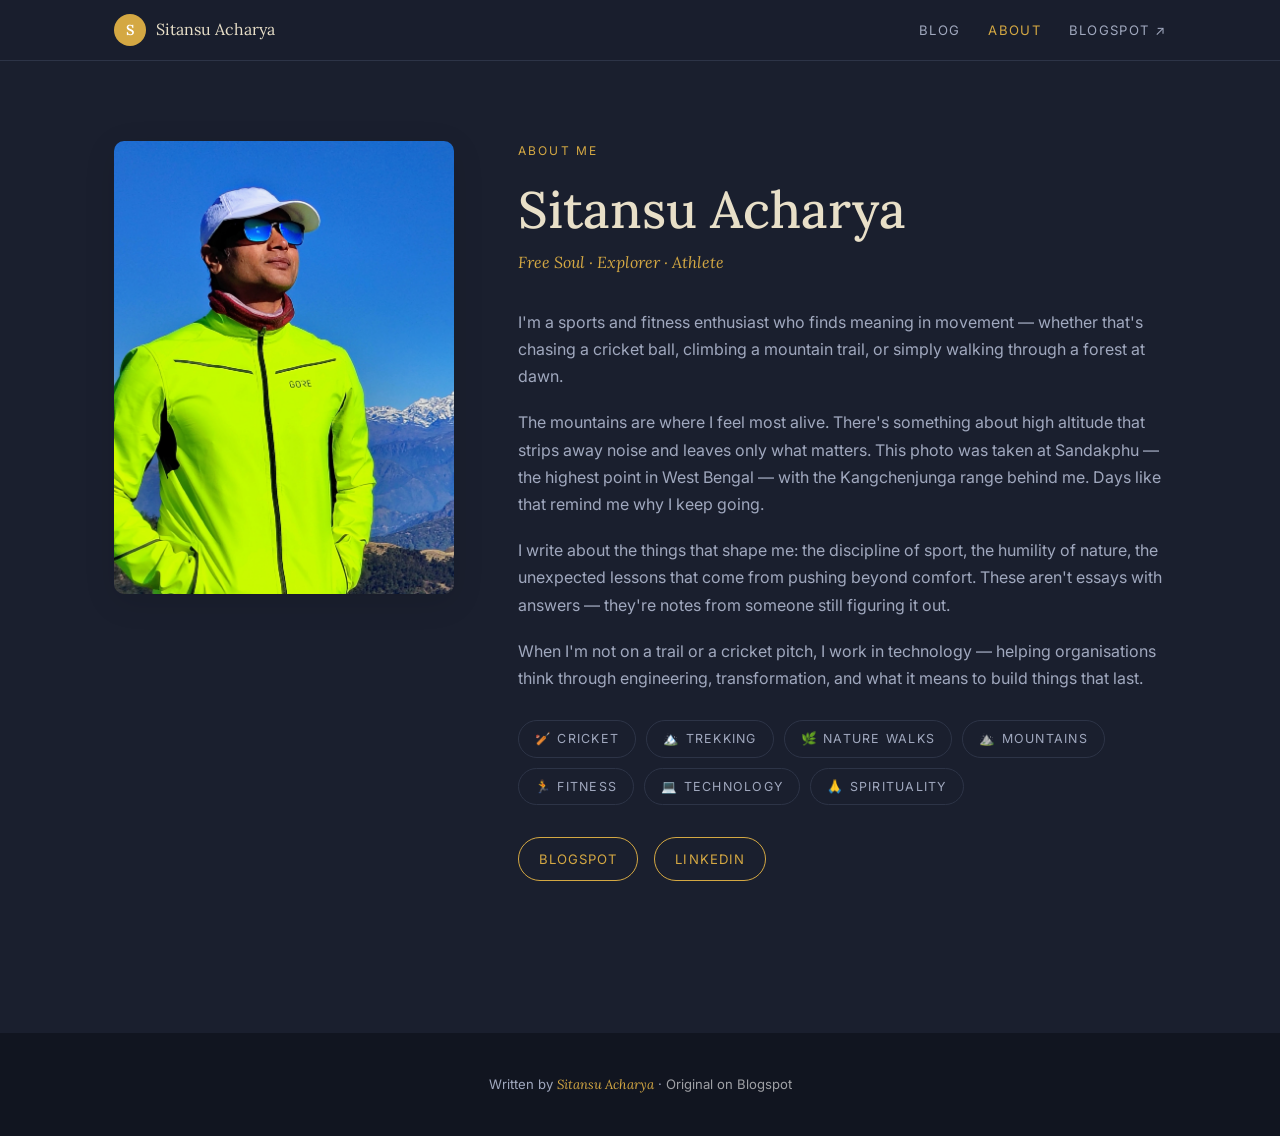
<file: about.html>
<!DOCTYPE html>
<html lang="en">
<head>
  <meta charset="UTF-8" />
  <meta name="viewport" content="width=device-width, initial-scale=1.0" />
  <title>About — Sitansu Acharya</title>
  <meta name="description" content="Sitansu Acharya — sports & fitness enthusiast, trekker, nature lover, and technology professional." />
  <link rel="preconnect" href="https://fonts.googleapis.com" />
  <link rel="preconnect" href="https://fonts.gstatic.com" crossorigin />
  <link href="https://fonts.googleapis.com/css2?family=Lora:ital,wght@0,400;0,500;1,400&family=Inter:wght@300;400;500&display=swap" rel="stylesheet" />
  <link rel="stylesheet" href="style.css" />
  <style>
    .about-grid {
      display: grid;
      grid-template-columns: 340px 1fr;
      gap: 64px;
      align-items: start;
    }
    @media(max-width: 768px) {
      .about-grid { grid-template-columns: 1fr; gap: 40px; }
    }
    .about-photo {
      width: 100%;
      border-radius: 10px;
      object-fit: cover;
      object-position: 20% center;
      aspect-ratio: 3/4;
      box-shadow: 0 8px 32px rgba(0,0,0,.10);
    }
    .about-text .eyebrow {
      display: block;
      font-size: .75rem; letter-spacing: .18em; text-transform: uppercase;
      color: var(--saffron); margin-bottom: 16px;
    }
    .about-text h1 { margin-bottom: 8px; }
    .about-text .tagline {
      font-size: 1rem; color: var(--saffron);
      font-family: 'Lora', serif; font-style: italic;
      margin-bottom: 32px; display: block;
    }
    .interests {
      display: flex; flex-wrap: wrap; gap: 10px; margin: 28px 0;
    }
    .interest-tag {
      padding: 7px 16px;
      border: 1px solid var(--line);
      border-radius: 999px;
      font-size: .78rem; letter-spacing: .1em; text-transform: uppercase;
      color: var(--ink-soft);
    }
    .social-links { display: flex; gap: 16px; margin-top: 32px; flex-wrap: wrap; }
    .social-link {
      display: inline-flex; align-items: center; gap: 8px;
      padding: 10px 20px;
      border: 1px solid var(--saffron);
      border-radius: 999px;
      color: var(--saffron);
      font-size: .82rem; letter-spacing: .08em; text-transform: uppercase;
      text-decoration: none;
      transition: background .2s, color .2s;
    }
    .social-link:hover {
      background: var(--saffron); color: #fff; text-decoration: none;
    }
  </style>
</head>
<body>

  <!-- NAV -->
  <nav class="site-nav">
    <div class="nav-inner">
      <a href="index.html" class="brand">
        <span class="brand-mark">S</span>
        <span>Sitansu Acharya</span>
      </a>
      <ul class="nav-links">
        <li><a href="index.html">Blog</a></li>
        <li><a href="about.html" class="active">About</a></li>
        <li><a href="https://sitansu-acharya-free-soul.blogspot.com/" target="_blank" rel="noopener">Blogspot ↗</a></li>
      </ul>
    </div>
  </nav>

  <!-- ABOUT -->
  <section style="padding-top: 80px;">
    <div class="container-wide">
      <div class="about-grid">

        <div>
          <img class="about-photo" src="IMG_20251114_090549690_HDR_AE.jpg" alt="Sitansu Acharya — trekking in the Himalayas" />
        </div>

        <div class="about-text">
          <span class="eyebrow">About me</span>
          <h1>Sitansu Acharya</h1>
          <span class="tagline">Free Soul · Explorer · Athlete</span>

          <p>I'm a sports and fitness enthusiast who finds meaning in movement — whether that's chasing a cricket ball, climbing a mountain trail, or simply walking through a forest at dawn.</p>

          <p>The mountains are where I feel most alive. There's something about high altitude that strips away noise and leaves only what matters. This photo was taken at Sandakphu — the highest point in West Bengal — with the Kangchenjunga range behind me. Days like that remind me why I keep going.</p>

          <p>I write about the things that shape me: the discipline of sport, the humility of nature, the unexpected lessons that come from pushing beyond comfort. These aren't essays with answers — they're notes from someone still figuring it out.</p>

          <p>When I'm not on a trail or a cricket pitch, I work in technology — helping organisations think through engineering, transformation, and what it means to build things that last.</p>

          <div class="interests">
            <span class="interest-tag">🏏 Cricket</span>
            <span class="interest-tag">🏔️ Trekking</span>
            <span class="interest-tag">🌿 Nature Walks</span>
            <span class="interest-tag">⛰️ Mountains</span>
            <span class="interest-tag">🏃 Fitness</span>
            <span class="interest-tag">💻 Technology</span>
            <span class="interest-tag">🙏 Spirituality</span>
          </div>

          <div class="social-links">
            <a href="https://sitansu-acharya-free-soul.blogspot.com/" class="social-link" target="_blank" rel="noopener">Blogspot</a>
            <a href="https://www.linkedin.com/in/sitansuacharya" class="social-link" target="_blank" rel="noopener">LinkedIn</a>
          </div>
        </div>

      </div>
    </div>
  </section>

  <!-- FOOTER -->
  <footer class="site-footer" style="margin-top: 80px;">
    <div class="container">
      <p>Written by <span class="footer-name">Sitansu Acharya</span> · <a href="https://sitansu-acharya-free-soul.blogspot.com/" target="_blank" rel="noopener">Original on Blogspot</a></p>
    </div>
  </footer>

</body>
</html>
</file>
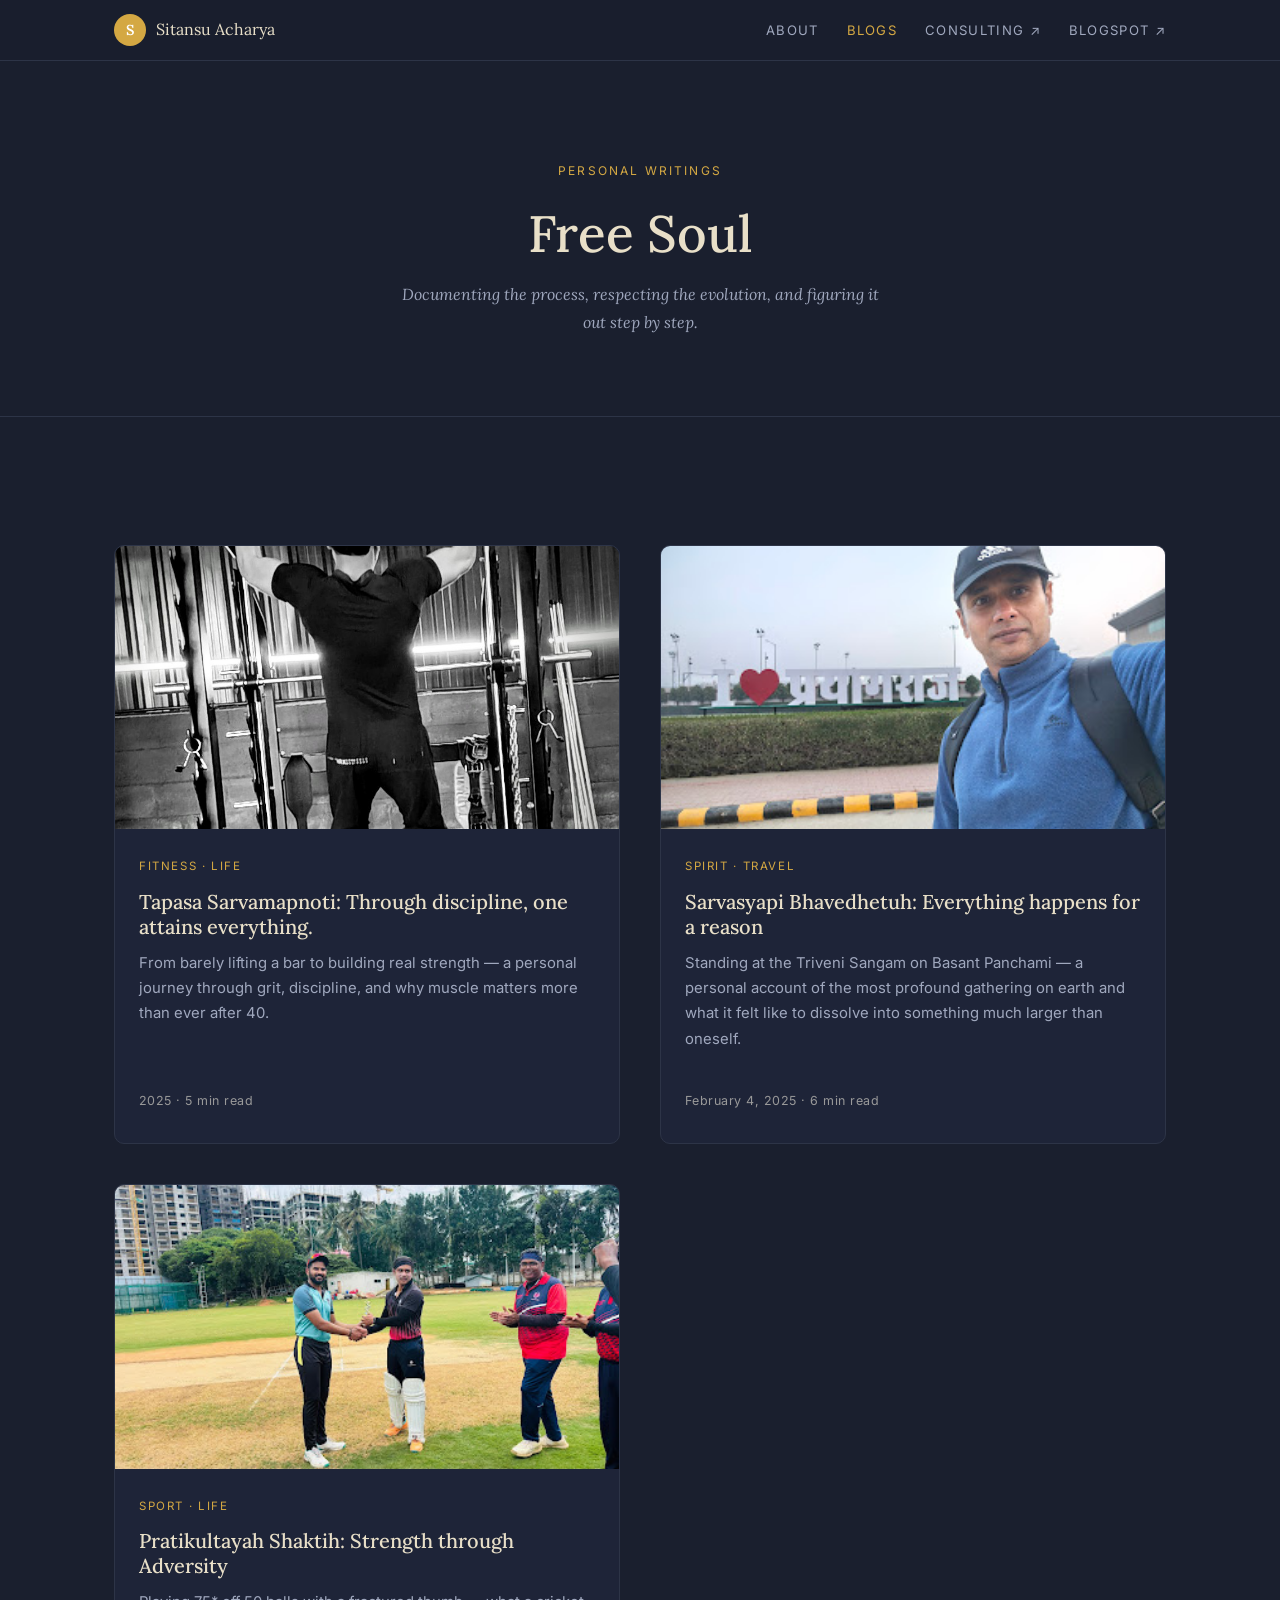
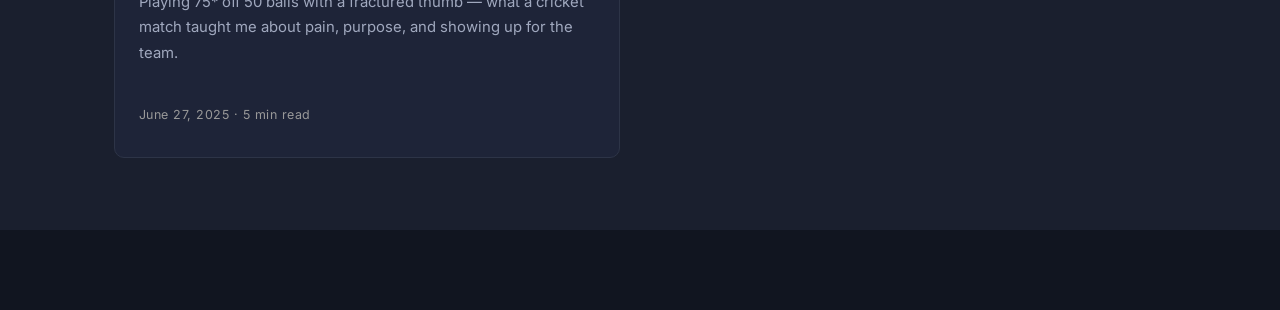
<file: blogs.html>
<!DOCTYPE html>
<html lang="en">
<head>
  <meta charset="UTF-8" />
  <meta name="viewport" content="width=device-width, initial-scale=1.0" />
  <title>Sitansu Acharya — Blog</title>
  <meta name="description" content="Personal blog by Sitansu Acharya — reflections on life, sport, and spirit." />
  <link rel="preconnect" href="https://fonts.googleapis.com" />
  <link rel="preconnect" href="https://fonts.gstatic.com" crossorigin />
  <link href="https://fonts.googleapis.com/css2?family=Lora:ital,wght@0,400;0,500;1,400&family=Inter:wght@300;400;500&display=swap" rel="stylesheet" />
  <link rel="stylesheet" href="style.css" />
  <!-- Google Analytics -->
  <script async src="https://www.googletagmanager.com/gtag/js?id=G-XXXXXXXXXX"></script>
  <script>
    window.dataLayer = window.dataLayer || [];
    function gtag(){dataLayer.push(arguments);}
    gtag('js', new Date());
    gtag('config', 'G-XXXXXXXXXX');
  </script>
</head>
<body>

  <!-- NAV -->
  <nav class="site-nav">
    <div class="nav-inner">
      <a href="index.html" class="brand">
        <span class="brand-mark">S</span>
        <span>Sitansu Acharya</span>
      </a>
      <ul class="nav-links">
        <li><a href="index.html">About</a></li>
        
        <li><a href="blogs.html" class="active">Blogs</a></li>
        <li><a href="https://sitansua.github.io/tech-consulting/#about" target="_blank" rel="noopener">Consulting ↗</a></li>
        <li><a href="https://sitansu-acharya-free-soul.blogspot.com/" target="_blank" rel="noopener">Blogspot ↗</a></li>
      </ul>
    </div>
  </nav>

  <!-- HERO -->
  <section class="blog-hero">
    <div class="container">
      <span class="eyebrow">Personal writings</span>
      <h1>Free Soul</h1>
      <p style="font-size:1rem; color:var(--ink-soft); max-width:500px; margin:16px auto 0; font-family:'Lora',serif; font-style:italic;">Documenting the process, respecting the evolution, and figuring it out step by step.</p>
    </div>
  </section>

  <!-- POSTS -->
  <section>
    <div class="container-wide">
      <div class="posts-grid">

        <a href="transformation/index.html" class="post-card">
          <div class="thumb">
            <img src="transformation/Hero Image.jpg" alt="Fitness transformation — Sitansu Acharya" loading="lazy" />
          </div>
          <div class="body">
            <span class="tag">Fitness · Life</span>
            <h3>Tapasa Sarvamapnoti: Through discipline, one attains everything.</h3>
            <p>From barely lifting a bar to building real strength — a personal journey through grit, discipline, and why muscle matters more than ever after 40.</p>
            <div class="meta">2025 · 5 min read</div>
          </div>
        </a>

        <a href="mahakumbh/index.html" class="post-card">
          <div class="thumb">
            <img src="mahakumbh/IMG_20250203_070801038_HDR-Arrival.jpg" alt="Maha Kumbh 2025 — Triveni Sangam" loading="lazy" />
          </div>
          <div class="body">
            <span class="tag">Spirit · Travel</span>
            <h3>Sarvasyapi Bhavedhetuh: Everything happens for a reason</h3>
            <p>Standing at the Triveni Sangam on Basant Panchami — a personal account of the most profound gathering on earth and what it felt like to dissolve into something much larger than oneself.</p>
            <div class="meta">February 4, 2025 · 6 min read</div>
          </div>
        </a>

        <a href="cricket/index.html" class="post-card">
          <div class="thumb">
            <img src="cricket/IMG-20250621-WA0029-Award.jpg" alt="Cricket — strength through adversity" loading="lazy" />
          </div>
          <div class="body">
            <span class="tag">Sport · Life</span>
            <h3>Pratikultayah Shaktih: Strength through Adversity</h3>
            <p>Playing 75* off 50 balls with a fractured thumb — what a cricket match taught me about pain, purpose, and showing up for the team.</p>
            <div class="meta">June 27, 2025 · 5 min read</div>
          </div>
        </a>

      </div>
    </div>
  </section>

  <!-- FOOTER -->
  <footer class="site-footer">
    <div class="container">
</file>
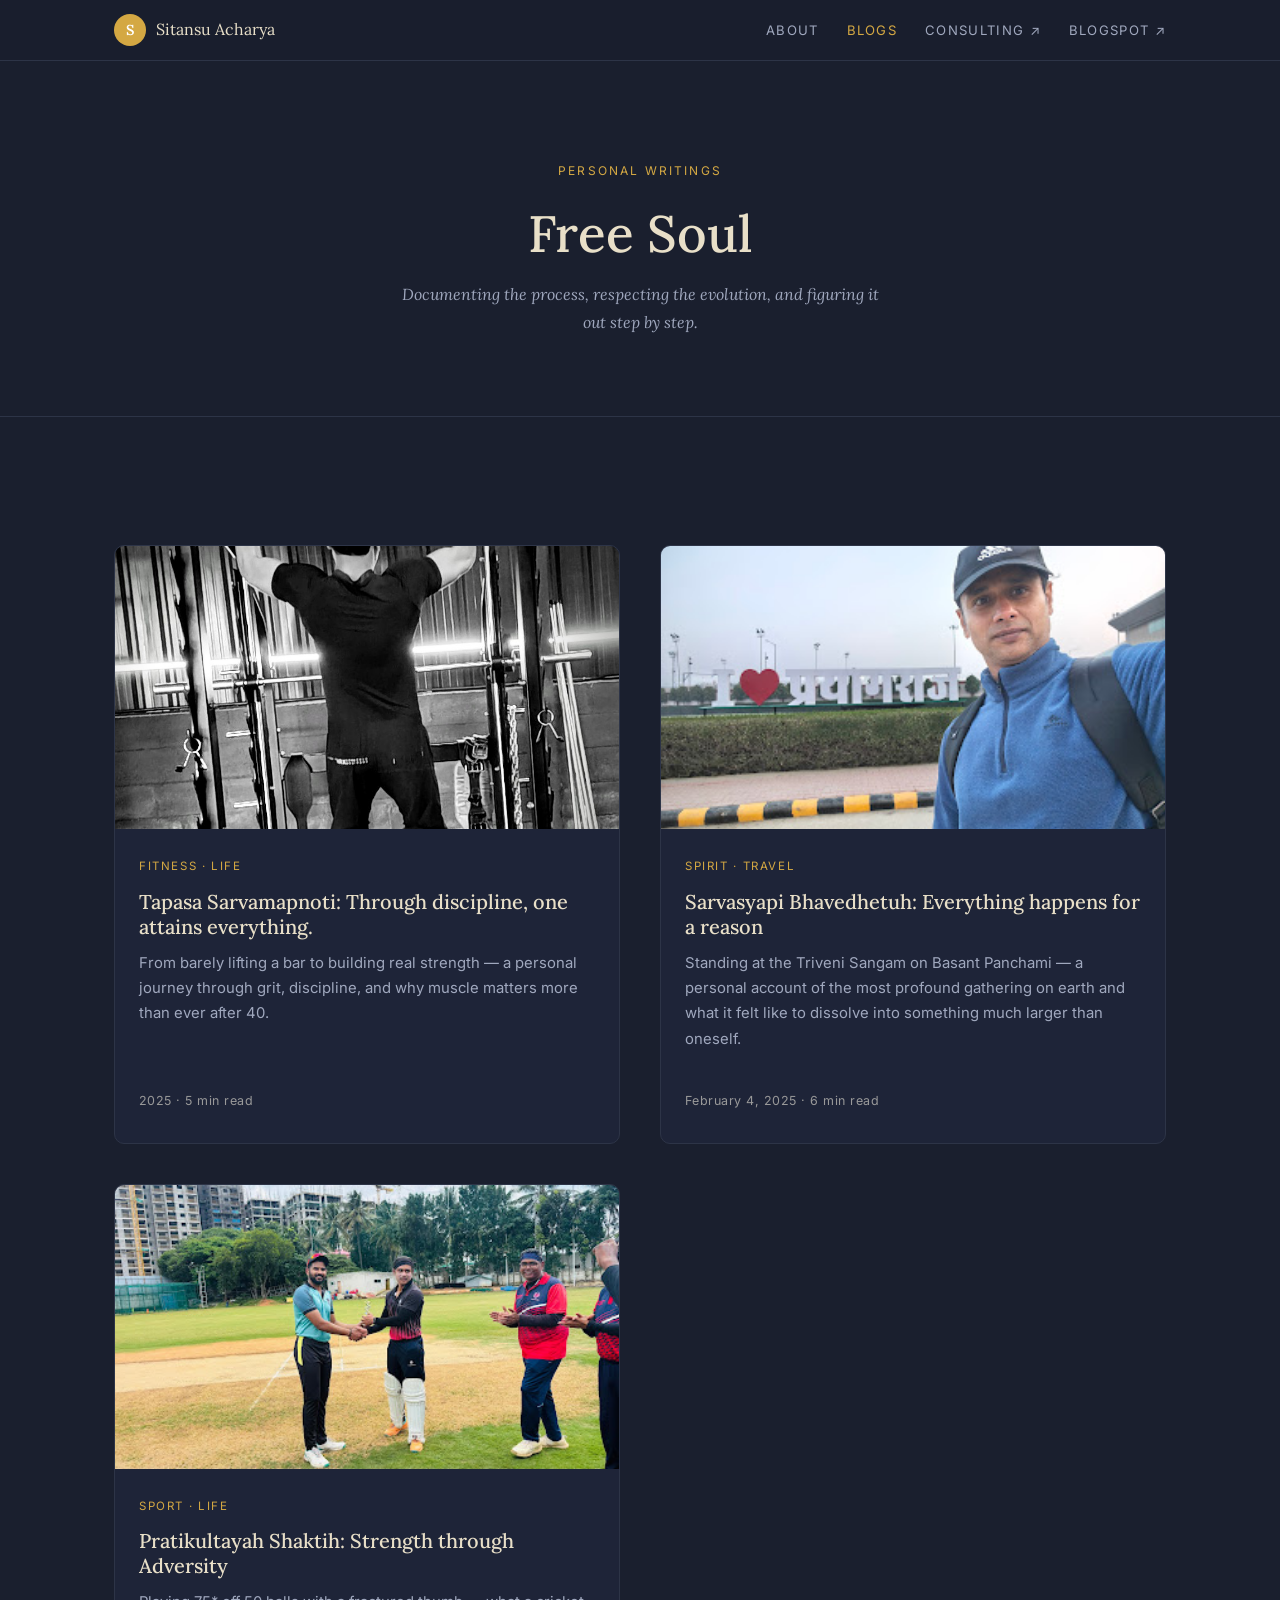
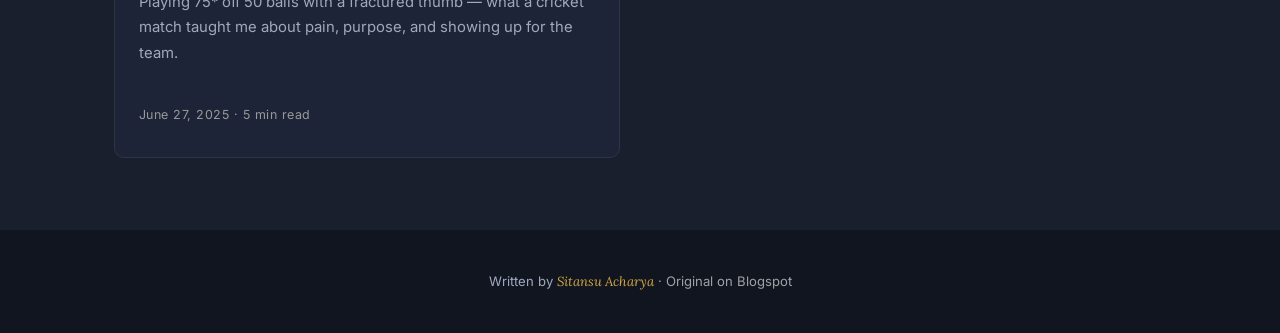
<file: blogs_fixed.html>
<!DOCTYPE html>
<html lang="en">
<head>
  <meta charset="UTF-8" />
  <meta name="viewport" content="width=device-width, initial-scale=1.0" />
  <title>Sitansu Acharya — Blog</title>
  <meta name="description" content="Personal blog by Sitansu Acharya — reflections on life, sport, and spirit." />
  <link rel="preconnect" href="https://fonts.googleapis.com" />
  <link rel="preconnect" href="https://fonts.gstatic.com" crossorigin />
  <link href="https://fonts.googleapis.com/css2?family=Lora:ital,wght@0,400;0,500;1,400&family=Inter:wght@300;400;500&display=swap" rel="stylesheet" />
  <link rel="stylesheet" href="style.css" />
  <!-- Google Analytics -->
  <script async src="https://www.googletagmanager.com/gtag/js?id=G-XXXXXXXXXX"></script>
  <script>
    window.dataLayer = window.dataLayer || [];
    function gtag(){dataLayer.push(arguments);}
    gtag('js', new Date());
    gtag('config', 'G-XXXXXXXXXX');
  </script>
</head>
<body>

  <!-- NAV -->
  <nav class="site-nav">
    <div class="nav-inner">
      <a href="index.html" class="brand">
        <span class="brand-mark">S</span>
        <span>Sitansu Acharya</span>
      </a>
      <ul class="nav-links">
        <li><a href="index.html">About</a></li>
        
        <li><a href="blogs.html" class="active">Blogs</a></li>
        <li><a href="https://sitansua.github.io/tech-consulting/#about" target="_blank" rel="noopener">Consulting ↗</a></li>
        <li><a href="https://sitansu-acharya-free-soul.blogspot.com/" target="_blank" rel="noopener">Blogspot ↗</a></li>
      </ul>
    </div>
  </nav>

  <!-- HERO -->
  <section class="blog-hero">
    <div class="container">
      <span class="eyebrow">Personal writings</span>
      <h1>Free Soul</h1>
      <p style="font-size:1rem; color:var(--ink-soft); max-width:500px; margin:16px auto 0; font-family:'Lora',serif; font-style:italic;">Documenting the process, respecting the evolution, and figuring it out step by step.</p>
    </div>
  </section>

  <!-- POSTS -->
  <section>
    <div class="container-wide">
      <div class="posts-grid">

        <a href="transformation/index.html" class="post-card">
          <div class="thumb">
            <img src="transformation/Hero Image.jpg" alt="Fitness transformation — Sitansu Acharya" loading="lazy" />
          </div>
          <div class="body">
            <span class="tag">Fitness · Life</span>
            <h3>Tapasa Sarvamapnoti: Through discipline, one attains everything.</h3>
            <p>From barely lifting a bar to building real strength — a personal journey through grit, discipline, and why muscle matters more than ever after 40.</p>
            <div class="meta">2025 · 5 min read</div>
          </div>
        </a>

        <a href="mahakumbh/index.html" class="post-card">
          <div class="thumb">
            <img src="mahakumbh/IMG_20250203_070801038_HDR-Arrival.jpg" alt="Maha Kumbh 2025 — Triveni Sangam" loading="lazy" />
          </div>
          <div class="body">
            <span class="tag">Spirit · Travel</span>
            <h3>Sarvasyapi Bhavedhetuh: Everything happens for a reason</h3>
            <p>Standing at the Triveni Sangam on Basant Panchami — a personal account of the most profound gathering on earth and what it felt like to dissolve into something much larger than oneself.</p>
            <div class="meta">February 4, 2025 · 6 min read</div>
          </div>
        </a>

        <a href="cricket/index.html" class="post-card">
          <div class="thumb">
            <img src="cricket/IMG-20250621-WA0029-Award.jpg" alt="Cricket — strength through adversity" loading="lazy" />
          </div>
          <div class="body">
            <span class="tag">Sport · Life</span>
            <h3>Pratikultayah Shaktih: Strength through Adversity</h3>
            <p>Playing 75* off 50 balls with a fractured thumb — what a cricket match taught me about pain, purpose, and showing up for the team.</p>
            <div class="meta">June 27, 2025 · 5 min read</div>
          </div>
        </a>

      </div>
    </div>
  </section>

  <!-- FOOTER -->
  <footer class="site-footer">
    <div class="container">
      <p>Written by <span class="footer-name">Sitansu Acharya</span> · <a href="https://sitansu-acharya-free-soul.blogspot.com/" target="_blank" rel="noopener">Original on Blogspot</a></p>
    </div>
  </footer>

</body>
</html>
</file>
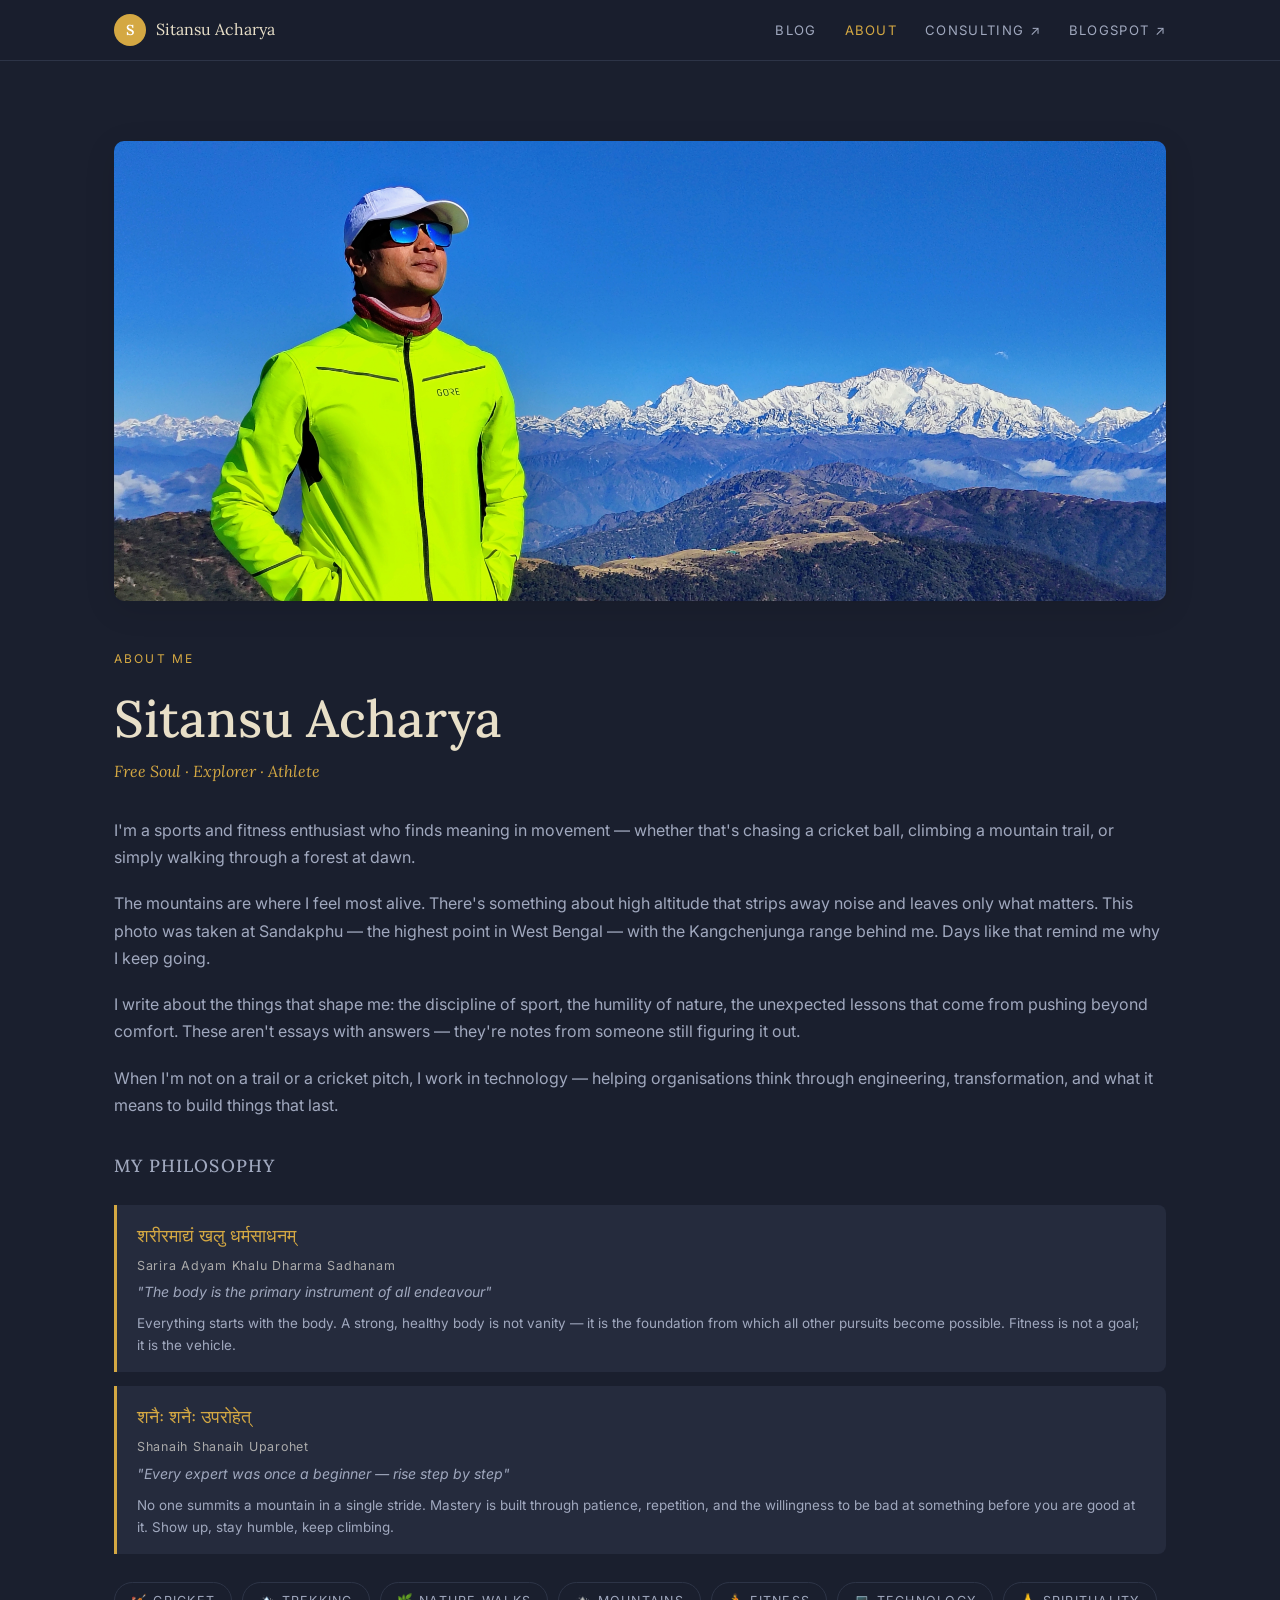
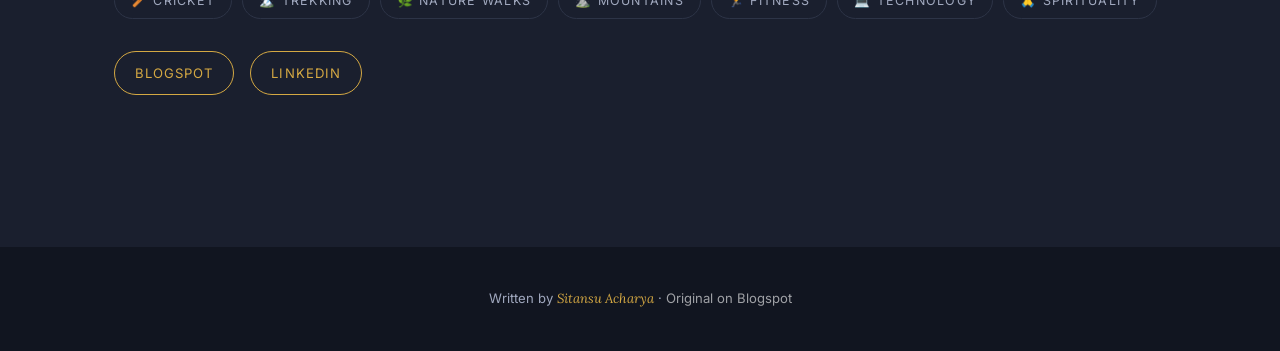
<file: about/about.html>
<!DOCTYPE html>
<html lang="en">
<head>
  <meta charset="UTF-8" />
  <meta name="viewport" content="width=device-width, initial-scale=1.0" />
  <title>About — Sitansu Acharya</title>
  <meta name="description" content="Sitansu Acharya — sports & fitness enthusiast, trekker, nature lover, and technology professional." />
  <link rel="preconnect" href="https://fonts.googleapis.com" />
  <link rel="preconnect" href="https://fonts.gstatic.com" crossorigin />
  <link href="https://fonts.googleapis.com/css2?family=Lora:ital,wght@0,400;0,500;1,400&family=Inter:wght@300;400;500&display=swap" rel="stylesheet" />
  <link rel="stylesheet" href="../style.css" />
  <style>
    .about-grid {
      display: grid;
      grid-template-columns: 1fr;
      gap: 48px;
      align-items: start;
    }
    .about-photo {
      width: 100%;
      border-radius: 10px;
      object-fit: cover;
      object-position: center 20%;
      aspect-ratio: 16/7;
      box-shadow: 0 8px 32px rgba(0,0,0,.10);
    }
    .about-text .eyebrow {
      display: block;
      font-size: .75rem; letter-spacing: .18em; text-transform: uppercase;
      color: var(--saffron); margin-bottom: 16px;
    }
    .about-text h1 { margin-bottom: 8px; }
    .about-text .tagline {
      font-size: 1rem; color: var(--saffron);
      font-family: 'Lora', serif; font-style: italic;
      margin-bottom: 32px; display: block;
    }
    .interests {
      display: flex; flex-wrap: wrap; gap: 10px; margin: 28px 0;
    }
    .interest-tag {
      padding: 7px 16px;
      border: 1px solid var(--line);
      border-radius: 999px;
      font-size: .78rem; letter-spacing: .1em; text-transform: uppercase;
      color: var(--ink-soft);
    }
    .social-links { display: flex; gap: 16px; margin-top: 32px; flex-wrap: wrap; }
    .social-link {
      display: inline-flex; align-items: center; gap: 8px;
      padding: 10px 20px;
      border: 1px solid var(--saffron);
      border-radius: 999px;
      color: var(--saffron);
      font-size: .82rem; letter-spacing: .08em; text-transform: uppercase;
      text-decoration: none;
      transition: background .2s, color .2s;
    }
    .social-link:hover {
      background: var(--saffron); color: #fff; text-decoration: none;
    }
    .mottos {
      display: flex; flex-direction: column; gap: 14px;
      margin: 28px 0;
    }
    .motto-card {
      display: flex; flex-direction: column;
      padding: 16px 20px;
      background: var(--cream-deep);
      border-left: 3px solid var(--saffron);
      border-radius: 0 8px 8px 0;
    }
    .sanskrit {
      font-family: 'Lora', serif;
      font-size: 1.1rem;
      color: var(--saffron);
      margin-bottom: 4px;
    }
    .motto-transliteration {
      font-size: .78rem;
      color: #aaa;
      letter-spacing: .06em;
      margin-bottom: 4px;
    }
    .motto-text {
      font-size: .88rem;
      color: var(--ink-soft);
      font-style: italic;
      margin-bottom: 8px;
    }
    .motto-context {
      font-size: .84rem;
      color: var(--ink-soft);
      line-height: 1.65;
    }
  </style>
  <!-- Google Analytics -->
  <script async src="https://www.googletagmanager.com/gtag/js?id=G-XXXXXXXXXX"></script>
  <script>
    window.dataLayer = window.dataLayer || [];
    function gtag(){dataLayer.push(arguments);}
    gtag('js', new Date());
    gtag('config', 'G-XXXXXXXXXX');
  </script>
</head>
<body>

  <!-- NAV -->
  <nav class="site-nav">
    <div class="nav-inner">
      <a href="../index.html" class="brand">
        <span class="brand-mark">S</span>
        <span>Sitansu Acharya</span>
      </a>
      <ul class="nav-links">
        <li><a href="../index.html">Blog</a></li>
        <li><a href="../about/" class="active">About</a></li>
        <li><a href="https://sitansua.github.io/tech-consulting/#about" target="_blank" rel="noopener">Consulting ↗</a></li>
        <li><a href="https://sitansu-acharya-free-soul.blogspot.com/" target="_blank" rel="noopener">Blogspot ↗</a></li>
      </ul>
    </div>
  </nav>

  <!-- ABOUT -->
  <section style="padding-top: 80px;">
    <div class="container-wide">
      <div class="about-grid">

        <div>
          <img class="about-photo" src="IMG_20251114_090549690_HDR_AE.jpg" alt="Sitansu Acharya — trekking in the Himalayas" />
        </div>

        <div class="about-text">
          <span class="eyebrow">About me</span>
          <h1>Sitansu Acharya</h1>
          <span class="tagline">Free Soul · Explorer · Athlete</span>

          <p>I'm a sports and fitness enthusiast who finds meaning in movement — whether that's chasing a cricket ball, climbing a mountain trail, or simply walking through a forest at dawn.</p>

          <p>The mountains are where I feel most alive. There's something about high altitude that strips away noise and leaves only what matters. This photo was taken at Sandakphu — the highest point in West Bengal — with the Kangchenjunga range behind me. Days like that remind me why I keep going.</p>

          <p>I write about the things that shape me: the discipline of sport, the humility of nature, the unexpected lessons that come from pushing beyond comfort. These aren't essays with answers — they're notes from someone still figuring it out.</p>

          <p>When I'm not on a trail or a cricket pitch, I work in technology — helping organisations think through engineering, transformation, and what it means to build things that last.</p>

          <!-- PHILOSOPHY -->
          <h3 style="margin: 36px 0 20px; font-size: 1.1rem; letter-spacing: .06em; text-transform: uppercase; color: var(--ink-soft);">My Philosophy</h3>

          <div class="mottos">
            <div class="motto-card">
              <span class="sanskrit">शरीरमाद्यं खलु धर्मसाधनम्</span>
              <span class="motto-transliteration">Sarira Adyam Khalu Dharma Sadhanam</span>
              <span class="motto-text">"The body is the primary instrument of all endeavour"</span>
              <span class="motto-context">Everything starts with the body. A strong, healthy body is not vanity — it is the foundation from which all other pursuits become possible. Fitness is not a goal; it is the vehicle.</span>
            </div>
            <div class="motto-card">
              <span class="sanskrit">शनैः शनैः उपरोहेत्</span>
              <span class="motto-transliteration">Shanaih Shanaih Uparohet</span>
              <span class="motto-text">"Every expert was once a beginner — rise step by step"</span>
              <span class="motto-context">No one summits a mountain in a single stride. Mastery is built through patience, repetition, and the willingness to be bad at something before you are good at it. Show up, stay humble, keep climbing.</span>
            </div>
          </div>

          <div class="interests">
            <span class="interest-tag">🏏 Cricket</span>
            <span class="interest-tag">🏔️ Trekking</span>
            <span class="interest-tag">🌿 Nature Walks</span>
            <span class="interest-tag">⛰️ Mountains</span>
            <span class="interest-tag">🏃 Fitness</span>
            <span class="interest-tag">💻 Technology</span>
            <span class="interest-tag">🙏 Spirituality</span>
          </div>

          <div class="social-links">
            <a href="https://sitansu-acharya-free-soul.blogspot.com/" class="social-link" target="_blank" rel="noopener">Blogspot</a>
            <a href="https://www.linkedin.com/in/sitansu-s-acharya/" class="social-link" target="_blank" rel="noopener">LinkedIn</a>
          </div>
        </div>

      </div>
    </div>
  </section>

  <!-- FOOTER -->
  <footer class="site-footer" style="margin-top: 80px;">
    <div class="container">
      <p>Written by <span class="footer-name">Sitansu Acharya</span> · <a href="https://sitansu-acharya-free-soul.blogspot.com/" target="_blank" rel="noopener">Original on Blogspot</a></p>
    </div>
  </footer>

</body>
</html>
</file>
<file: style.css>
/* ===== SITANSU ACHARYA · BLOG ===== */
:root {
  --cream:       #1A1F2E;
  --cream-deep:  #252b3d;
  --saffron:     #D4A843;
  --saffron-lt:  #E8BF6A;
  --ink:         #E8DFC8;
  --ink-soft:    #A0A8BE;
  --line:        #2d3447;
  --card-bg:     #1E2438;
  --ease:        cubic-bezier(.4,0,.2,1);
}

*, *::before, *::after { box-sizing: border-box; margin: 0; padding: 0; }

html { scroll-behavior: smooth; }

body {
  background: var(--cream);
  color: var(--ink);
  font-family: 'Inter', sans-serif;
  font-size: 16px;
  line-height: 1.7;
  -webkit-font-smoothing: antialiased;
}

/* ── TYPOGRAPHY ── */
h1, h2, h3, h4 {
  font-family: 'Lora', Georgia, serif;
  line-height: 1.25;
  color: var(--ink);
}
h1 { font-size: clamp(2rem, 5vw, 3.2rem); font-weight: 500; }
h2 { font-size: clamp(1.5rem, 3vw, 2.2rem); font-weight: 500; }
h3 { font-size: 1.4rem; font-weight: 500; }
h4 { font-size: 1.1rem; font-weight: 500; }
p  { color: var(--ink-soft); margin-bottom: 1.2em; }
p:last-child { margin-bottom: 0; }
a  { color: var(--saffron); text-decoration: none; }
a:hover { text-decoration: underline; }
em { color: var(--saffron); font-style: italic; }
strong { color: var(--ink); font-weight: 600; }

img { max-width: 100%; display: block; border-radius: 6px; }

/* ── LAYOUT ── */
.container { max-width: 820px; margin: 0 auto; padding: 0 24px; }
.container-wide { max-width: 1100px; margin: 0 auto; padding: 0 24px; }

section { padding: 72px 0; }

/* ── NAV ── */
.site-nav {
  position: sticky; top: 0; z-index: 100;
  background: rgba(26,31,46,.95);
  backdrop-filter: blur(12px);
  border-bottom: 1px solid var(--line);
}
.nav-inner {
  max-width: 1100px; margin: 0 auto; padding: 0 24px;
  display: flex; align-items: center; gap: 32px; height: 60px;
}
.brand {
  display: flex; align-items: center; gap: 10px;
  font-family: 'Lora', serif; font-size: 1rem;
  color: var(--ink); text-decoration: none; flex-shrink: 0;
}
.brand-mark {
  width: 32px; height: 32px; border-radius: 50%;
  background: var(--saffron); color: #fff;
  display: flex; align-items: center; justify-content: center;
  font-weight: 600; font-size: .9rem;
}
.nav-links {
  display: flex; gap: 28px; list-style: none; margin-left: auto;
}
.nav-links a {
  font-size: .82rem; letter-spacing: .1em; text-transform: uppercase;
  color: var(--ink-soft); text-decoration: none; transition: color .2s;
}
.nav-links a:hover, .nav-links a.active { color: var(--saffron); }

/* ── HERO (homepage) ── */
.blog-hero {
  padding: 100px 0 80px;
  text-align: center;
  border-bottom: 1px solid var(--line);
}
.blog-hero .eyebrow {
  display: block;
  font-size: .75rem; letter-spacing: .18em; text-transform: uppercase;
  color: var(--saffron); margin-bottom: 20px;
}
.blog-hero h1 { margin-bottom: 16px; }
.blog-hero p { font-size: 1.05rem; max-width: 520px; margin: 0 auto; }

/* ── POST CARDS ── */
.posts-grid {
  display: grid; grid-template-columns: 1fr 1fr; gap: 40px;
  margin-top: 56px;
}
@media(max-width:640px) { .posts-grid { grid-template-columns: 1fr; gap: 24px; margin-top: 32px; } }

/* ── MOBILE ── */
@media(max-width:640px) {
  section { padding: 40px 0; }

  /* Nav — shrink gaps, smaller text */
  .nav-inner { gap: 12px; height: 54px; }
  .brand span:last-child { display: none; }
  .nav-links { gap: 14px; }
  .nav-links a { font-size: .72rem; letter-spacing: .06em; }

  /* Hero */
  .blog-hero { padding: 56px 0 44px; }

  /* Post header */
  .post-header { padding: 48px 0 32px; }
  .post-header h1 { font-size: 1.7rem; }

  /* Post body */
  .post-body p { font-size: .97rem; }
  .post-hero-img { margin: 28px 0; }

  /* About photo — shorter on mobile */
  .about-photo { aspect-ratio: 4/3; object-position: center 15%; }

  /* Stat/science grids already handle 1-col via own media queries */
}

.post-card {
  background: var(--card-bg);
  border: 1px solid var(--line);
  border-radius: 10px;
  overflow: hidden;
  transition: transform .25s var(--ease), box-shadow .25s var(--ease);
  text-decoration: none; color: inherit;
  display: flex; flex-direction: column;
}
.post-card:hover { transform: translateY(-4px); box-shadow: 0 12px 40px rgba(0,0,0,.4); }
.post-card:hover { text-decoration: none; }

.post-card .thumb {
  width: 100%; aspect-ratio: 16/9; overflow: hidden;
}
.post-card .thumb img {
  width: 100%; height: 100%; object-fit: cover; border-radius: 0;
  transition: transform .4s var(--ease);
}
.post-card:hover .thumb img { transform: scale(1.04); }

.post-card .body { padding: 28px 24px 32px; flex: 1; display: flex; flex-direction: column; }
.post-card .tag {
  display: inline-block;
  font-size: .72rem; letter-spacing: .14em; text-transform: uppercase;
  color: var(--saffron); margin-bottom: 12px;
}
.post-card h3 { font-size: 1.25rem; margin-bottom: 12px; color: var(--ink); }
.post-card p { font-size: .93rem; flex: 1; }
.post-card .meta {
  margin-top: 20px;
  font-size: .78rem; color: #999; letter-spacing: .04em;
}

/* ── SINGLE POST ── */
.post-header {
  padding: 80px 0 56px;
  border-bottom: 1px solid var(--line);
}
.breadcrumb {
  font-size: .78rem; color: #999; margin-bottom: 20px;
}
.breadcrumb a { color: var(--saffron); }
.post-header .tag {
  display: inline-block;
  font-size: .72rem; letter-spacing: .14em; text-transform: uppercase;
  color: var(--saffron); margin-bottom: 16px;
}
.post-header h1 { margin-bottom: 20px; }
.post-meta { font-size: .82rem; color: #999; }

.post-hero-img {
  width: 100%; max-height: 480px; object-fit: cover;
  border-radius: 10px; margin: 48px 0;
}

.post-body { padding-bottom: 80px; }
.post-body p { font-size: 1.05rem; line-height: 1.85; margin-bottom: 1.4em; }
.post-body h2 { margin: 2em 0 .6em; font-size: 1.5rem; }
.post-body h3 { margin: 1.6em 0 .5em; font-size: 1.2rem; }
.post-body blockquote {
  border-left: 3px solid var(--saffron);
  padding: 16px 24px;
  margin: 2em 0;
  background: var(--cream-deep);
  border-radius: 0 6px 6px 0;
  font-family: 'Lora', serif;
  font-style: italic;
  font-size: 1.1rem;
  color: var(--ink);
}
.post-body .post-img {
  margin: 2.4em 0;
  border-radius: 8px;
  box-shadow: 0 4px 20px rgba(0,0,0,.06);
}
.post-body .caption {
  font-size: .8rem; color: #aaa; text-align: center; margin-top: -1.6em; margin-bottom: 2em;
}

/* ── BACK LINK ── */
.back-link {
  display: inline-flex; align-items: center; gap: 8px;
  font-size: .82rem; letter-spacing: .08em; text-transform: uppercase;
  color: var(--saffron); text-decoration: none; margin-bottom: 28px;
}
.back-link:hover { text-decoration: underline; }

/* ── FOOTER ── */
.site-footer {
  background: #111520;
  color: rgba(255,255,255,.4);
  padding: 40px 0;
  text-align: center;
  font-size: .82rem;
}
.site-footer a { color: rgba(255,255,255,.6); }
.site-footer a:hover { color: var(--saffron); }
.site-footer .footer-name { color: var(--saffron); font-family: 'Lora', serif; font-style: italic; }
</file>
